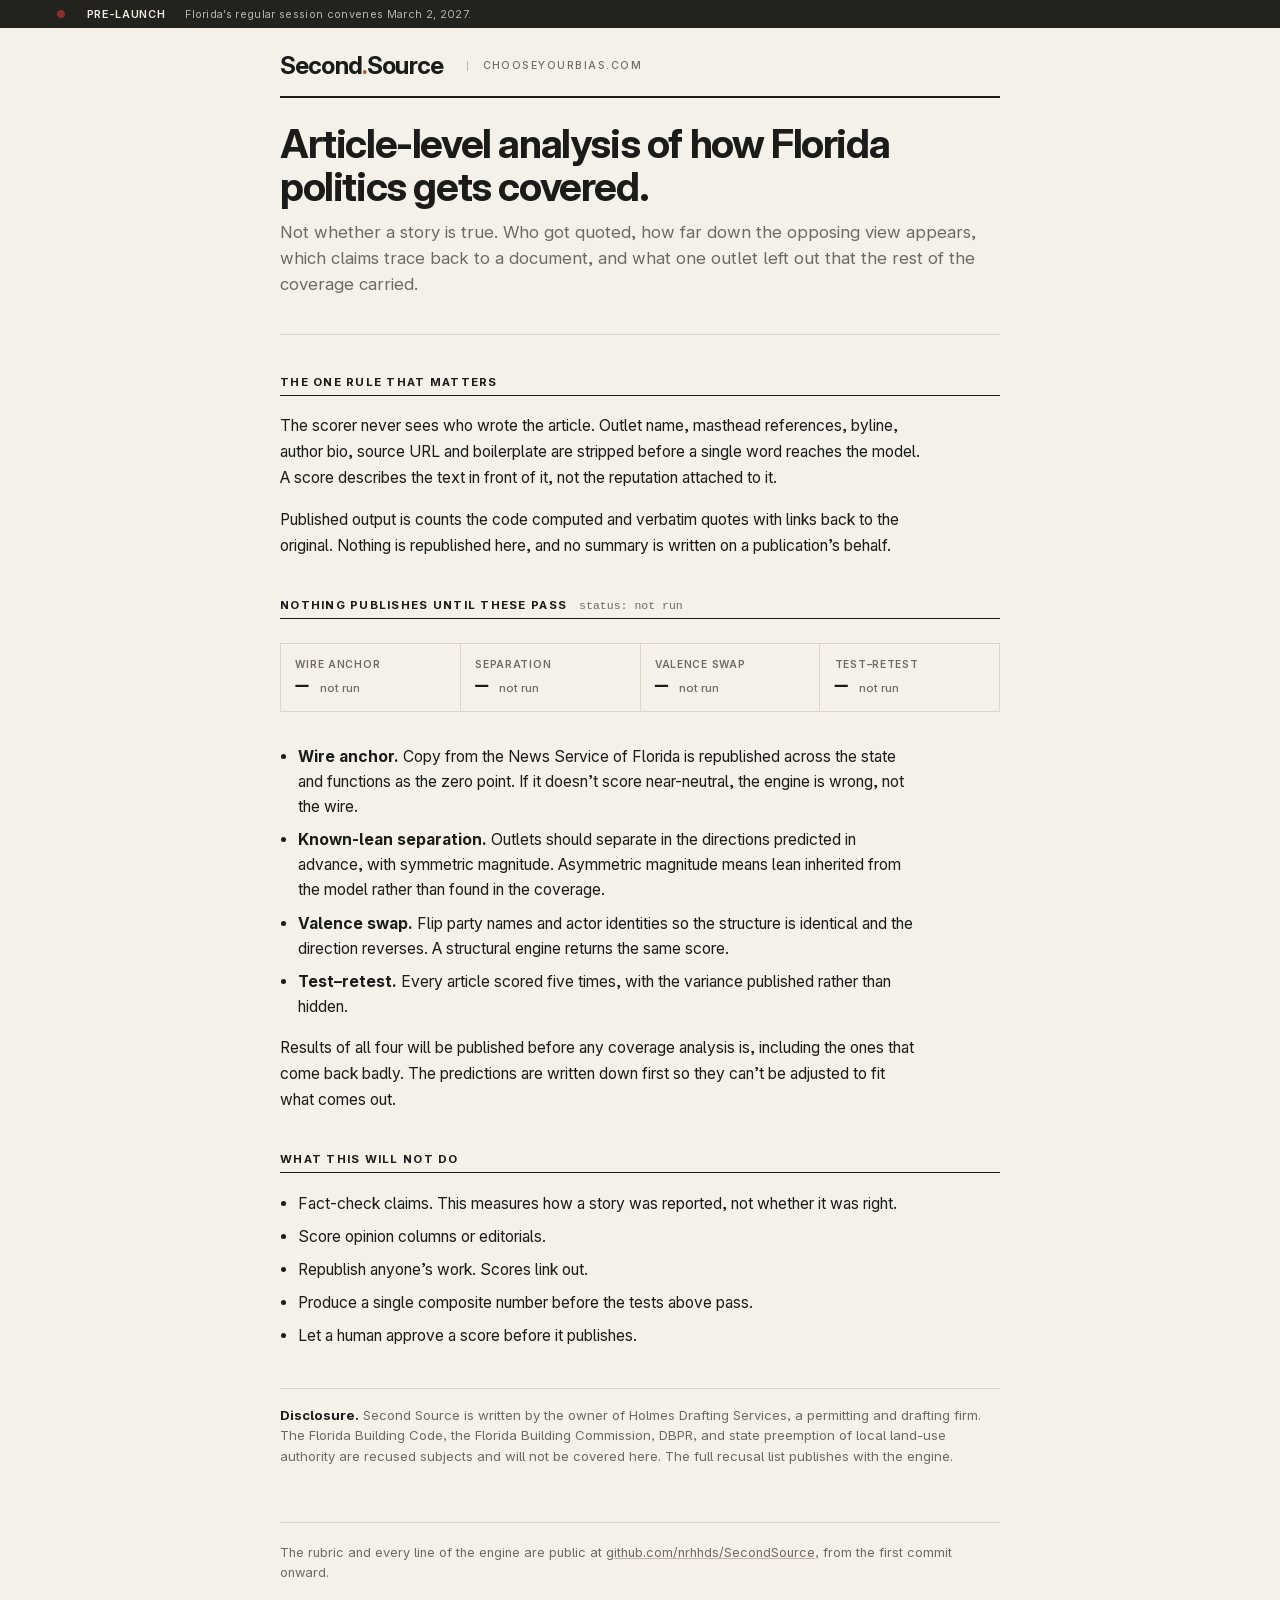
<file: public/index.html>
<!doctype html>
<html lang="en">
<head>
<meta charset="utf-8">
<meta name="viewport" content="width=device-width, initial-scale=1">
<title>Second Source</title>
<meta name="description" content="Article-level analysis of how Florida politics gets covered. Coverage is scored blind. Launching March 2, 2027.">
<meta property="og:title" content="Second Source">
<meta property="og:description" content="Article-level analysis of how Florida politics gets covered. Coverage is scored blind.">
<meta property="og:type" content="website">
<meta property="og:url" content="https://chooseyourbias.com/">
<link rel="stylesheet" href="style.css">
</head>
<body>

<div class="topbar">
  <div class="in">
    <span class="dot">●</span>
    <span>Pre-launch</span>
    <span class="fill quiet">Florida&rsquo;s regular session convenes March 2, 2027.</span>
  </div>
</div>

<div class="shell shell--narrow">

  <header class="masthead">
    <span class="wordmark">Second<span>.</span>Source</span>
    <span class="domain">chooseyourbias.com</span>
  </header>

  <div class="hero">
    <h1>Article-level analysis of how Florida politics gets covered.</h1>
    <p>Not whether a story is true. Who got quoted, how far down the opposing
      view appears, which claims trace back to a document, and what one outlet
      left out that the rest of the coverage carried.</p>
  </div>

  <div class="sec"><h2>The one rule that matters</h2></div>
  <div class="prose">
    <p>
      The scorer never sees who wrote the article. Outlet name, masthead
      references, byline, author bio, source URL and boilerplate are stripped
      before a single word reaches the model. A score describes the text in front
      of it, not the reputation attached to it.
    </p>
    <p>
      Published output is counts the code computed and verbatim quotes with links
      back to the original. Nothing is republished here, and no summary is written
      on a publication&rsquo;s behalf.
    </p>
  </div>

  <div class="sec"><h2>Nothing publishes until these pass</h2><span class="count">status: not run</span></div>

  <div class="statrow">
    <div><div class="k">Wire anchor</div><div class="v">&mdash; <small>not run</small></div></div>
    <div><div class="k">Separation</div><div class="v">&mdash; <small>not run</small></div></div>
    <div><div class="k">Valence swap</div><div class="v">&mdash; <small>not run</small></div></div>
    <div><div class="k">Test&ndash;retest</div><div class="v">&mdash; <small>not run</small></div></div>
  </div>

  <div class="prose">
    <ul>
      <li><strong>Wire anchor.</strong> Copy from the News Service of Florida is
        republished across the state and functions as the zero point. If it
        doesn&rsquo;t score near-neutral, the engine is wrong, not the wire.</li>
      <li><strong>Known-lean separation.</strong> Outlets should separate in the
        directions predicted in advance, with symmetric magnitude. Asymmetric
        magnitude means lean inherited from the model rather than found in the
        coverage.</li>
      <li><strong>Valence swap.</strong> Flip party names and actor identities so
        the structure is identical and the direction reverses. A structural engine
        returns the same score.</li>
      <li><strong>Test&ndash;retest.</strong> Every article scored five times, with
        the variance published rather than hidden.</li>
    </ul>
    <p>
      Results of all four will be published before any coverage analysis is,
      including the ones that come back badly. The predictions are written down
      first so they can&rsquo;t be adjusted to fit what comes out.
    </p>
  </div>

  <div class="sec"><h2>What this will not do</h2></div>
  <div class="prose">
    <ul>
      <li>Fact-check claims. This measures how a story was reported, not whether it was right.</li>
      <li>Score opinion columns or editorials.</li>
      <li>Republish anyone&rsquo;s work. Scores link out.</li>
      <li>Produce a single composite number before the tests above pass.</li>
      <li>Let a human approve a score before it publishes.</li>
    </ul>
  </div>

  <div class="disclosure">
    <b>Disclosure.</b> Second Source is written by the owner of Holmes Drafting
    Services, a permitting and drafting firm. The Florida Building Code, the
    Florida Building Commission, DBPR, and state preemption of local land-use
    authority are recused subjects and will not be covered here. The full recusal
    list publishes with the engine.
  </div>

  <footer class="foot">
    The rubric and every line of the engine are public at
    <a href="https://github.com/nrhhds/SecondSource">github.com/nrhhds/SecondSource</a>,
    from the first commit onward.
  </footer>

</div>
</body>
</html>
</file>
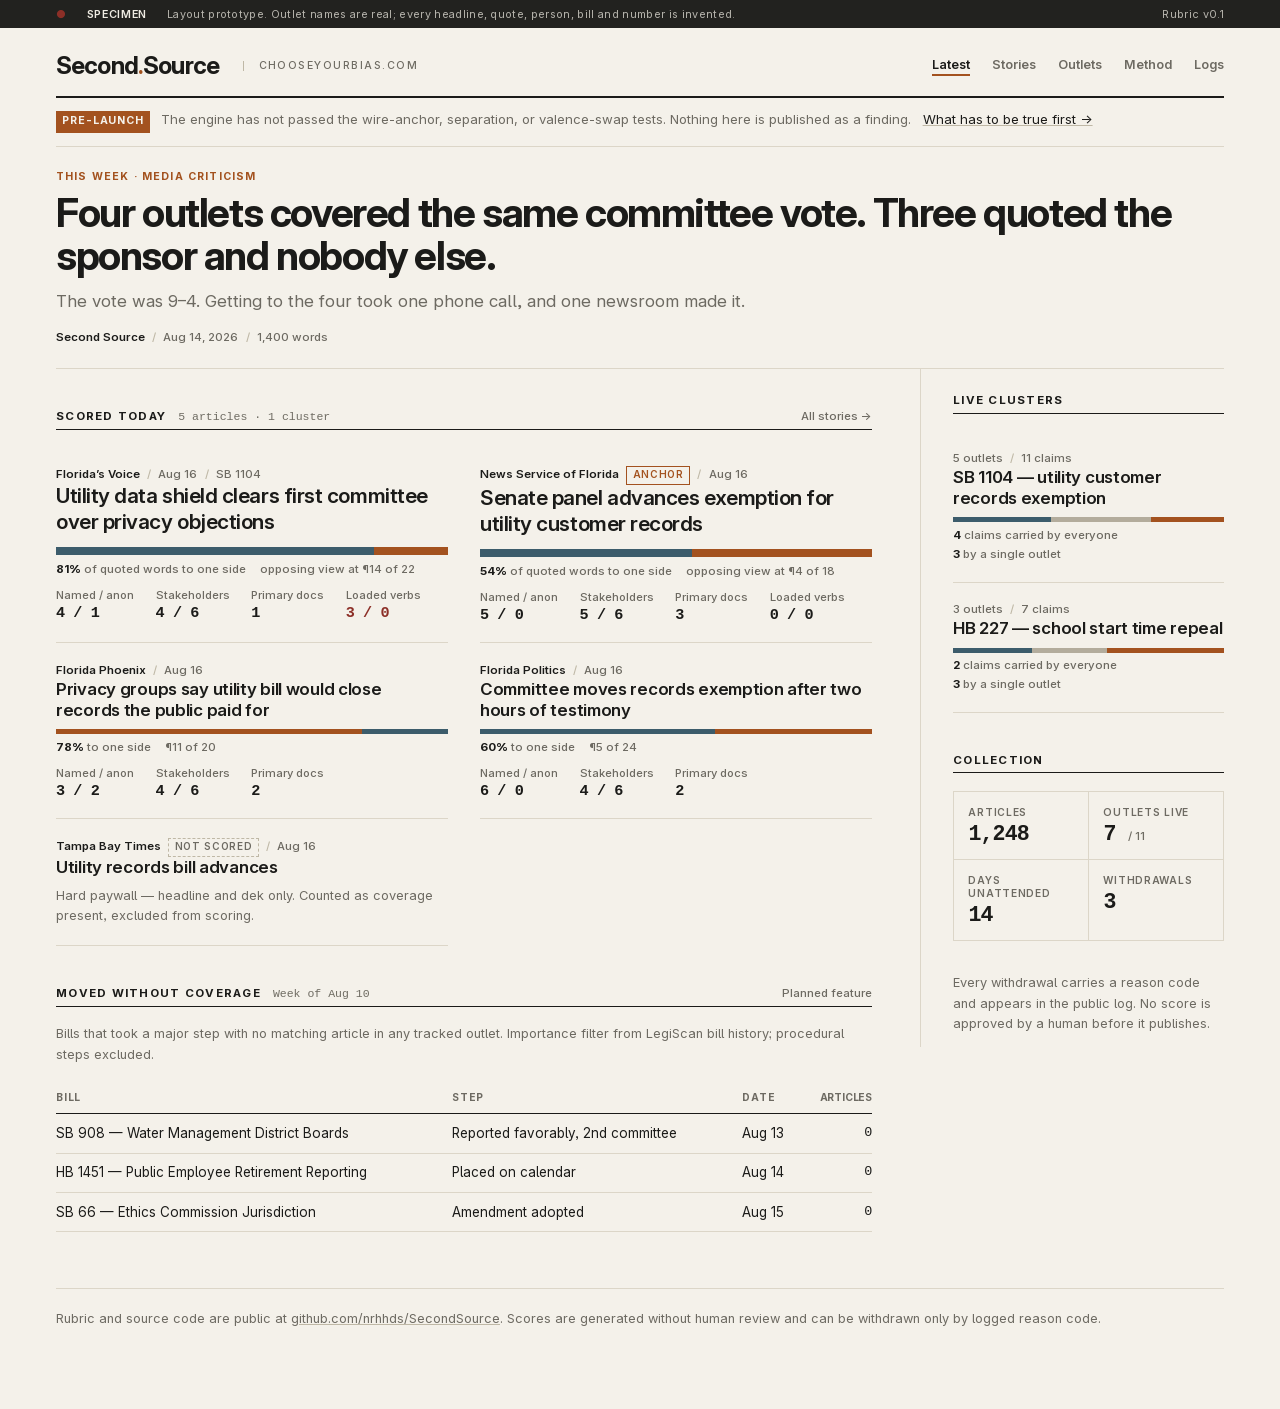
<file: public/proto/index.html>
<!doctype html>
<html lang="en">
<head>
<meta charset="utf-8">
<meta name="viewport" content="width=device-width, initial-scale=1">
<title>Second Source — prototype</title>
<meta name="robots" content="noindex">
<link rel="stylesheet" href="../style.css">
</head>
<body>

<div class="topbar">
  <div class="in">
    <span class="dot">●</span>
    <span>Specimen</span>
    <span class="fill quiet">Layout prototype. Outlet names are real; every headline, quote, person, bill and number is invented.</span>
    <span class="quiet">Rubric v0.1</span>
  </div>
</div>

<div class="shell">

  <header class="masthead">
    <a class="wordmark" href="index.html">Second<span>.</span>Source</a>
    <span class="domain">chooseyourbias.com</span>
    <nav>
      <a href="index.html" aria-current="page">Latest</a>
      <a href="story.html">Stories</a>
      <a href="outlet.html">Outlets</a>
      <a href="method.html">Method</a>
      <a href="logs.html">Logs</a>
    </nav>
  </header>

  <div class="status">
    <b>Pre-launch</b>
    <span>The engine has not passed the wire-anchor, separation, or valence-swap tests. Nothing here is published as a finding.</span>
    <a href="method.html">What has to be true first &rarr;</a>
  </div>

  <div class="hero">
    <span class="kicker">This week · Media criticism</span>
    <h1><a href="byline.html">Four outlets covered the same committee vote. Three quoted the sponsor and nobody else.</a></h1>
    <p>The vote was 9&ndash;4. Getting to the four took one phone call, and one newsroom made it.</p>
    <div class="meta"><span class="outlet">Second Source</span><span class="sep">/</span><span>Aug 14, 2026</span><span class="sep">/</span><span>1,400 words</span></div>
  </div>

  <div class="cols">

    <main>

      <div class="sec">
        <h2>Scored today</h2>
        <span class="count">5 articles · 1 cluster</span>
        <a class="more" href="story.html">All stories &rarr;</a>
      </div>

      <div class="cards">

        <article class="card card--lead">
          <div class="meta"><span class="outlet">Florida&rsquo;s Voice</span><span class="sep">/</span><span>Aug 16</span><span class="sep">/</span><span>SB 1104</span></div>
          <h3><a href="article.html">Utility data shield clears first committee over privacy objections</a></h3>
          <div class="mbar" role="img" aria-label="81 percent of quoted words to the bill's supporters">
            <i class="a" style="width:81%"></i><i class="b" style="width:19%"></i>
          </div>
          <div class="mstat"><span><b>81%</b> of quoted words to one side</span><span>opposing view at &para;14 of 22</span></div>
          <div class="readout">
            <span>Named / anon<b>4 / 1</b></span>
            <span>Stakeholders<b>4 / 6</b></span>
            <span>Primary docs<b>1</b></span>
            <span class="flagged">Loaded verbs<b>3 / 0</b></span>
          </div>
        </article>

        <article class="card card--lead">
          <div class="meta"><span class="outlet">News Service of Florida</span><span class="tag tag--anchor">Anchor</span><span class="sep">/</span><span>Aug 16</span></div>
          <h3><a href="article.html">Senate panel advances exemption for utility customer records</a></h3>
          <div class="mbar" role="img" aria-label="54 percent of quoted words to the bill's supporters">
            <i class="a" style="width:54%"></i><i class="b" style="width:46%"></i>
          </div>
          <div class="mstat"><span><b>54%</b> of quoted words to one side</span><span>opposing view at &para;4 of 18</span></div>
          <div class="readout">
            <span>Named / anon<b>5 / 0</b></span>
            <span>Stakeholders<b>5 / 6</b></span>
            <span>Primary docs<b>3</b></span>
            <span>Loaded verbs<b>0 / 0</b></span>
          </div>
        </article>

        <article class="card">
          <div class="meta"><span class="outlet">Florida Phoenix</span><span class="sep">/</span><span>Aug 16</span></div>
          <h3><a href="article.html">Privacy groups say utility bill would close records the public paid for</a></h3>
          <div class="mbar mbar--tiny"><i class="b" style="width:78%"></i><i class="a" style="width:22%"></i></div>
          <div class="mstat"><span><b>78%</b> to one side</span><span>&para;11 of 20</span></div>
          <div class="readout">
            <span>Named / anon<b>3 / 2</b></span>
            <span>Stakeholders<b>4 / 6</b></span>
            <span>Primary docs<b>2</b></span>
          </div>
        </article>

        <article class="card">
          <div class="meta"><span class="outlet">Florida Politics</span><span class="sep">/</span><span>Aug 16</span></div>
          <h3><a href="article.html">Committee moves records exemption after two hours of testimony</a></h3>
          <div class="mbar mbar--tiny"><i class="a" style="width:60%"></i><i class="b" style="width:40%"></i></div>
          <div class="mstat"><span><b>60%</b> to one side</span><span>&para;5 of 24</span></div>
          <div class="readout">
            <span>Named / anon<b>6 / 0</b></span>
            <span>Stakeholders<b>4 / 6</b></span>
            <span>Primary docs<b>2</b></span>
          </div>
        </article>

        <article class="card">
          <div class="meta"><span class="outlet">Tampa Bay Times</span><span class="tag tag--out">Not scored</span><span class="sep">/</span><span>Aug 16</span></div>
          <h3><a href="#">Utility records bill advances</a></h3>
          <p class="note" style="margin:0.5rem 0 0">Hard paywall &mdash; headline and dek only. Counted as coverage present, excluded from scoring.</p>
        </article>

      </div>

      <div class="sec">
        <h2>Moved without coverage</h2>
        <span class="count">Week of Aug 10</span>
        <span class="more">Planned feature</span>
      </div>
      <p class="note" style="margin:0 0 1rem">
        Bills that took a major step with no matching article in any tracked outlet.
        Importance filter from LegiScan bill history; procedural steps excluded.
      </p>
      <div class="scroll">
        <table>
          <thead><tr><th>Bill</th><th>Step</th><th>Date</th><th class="num">Articles</th></tr></thead>
          <tbody>
            <tr><td>SB 908 &mdash; Water Management District Boards</td><td>Reported favorably, 2nd committee</td><td>Aug 13</td><td class="num">0</td></tr>
            <tr><td>HB 1451 &mdash; Public Employee Retirement Reporting</td><td>Placed on calendar</td><td>Aug 14</td><td class="num">0</td></tr>
            <tr><td>SB 66 &mdash; Ethics Commission Jurisdiction</td><td>Amendment adopted</td><td>Aug 15</td><td class="num">0</td></tr>
          </tbody>
        </table>
      </div>

    </main>

    <aside class="rail">

      <div class="sec" style="margin-top:1.6rem"><h2>Live clusters</h2></div>

      <article class="card">
        <div class="meta"><span>5 outlets</span><span class="sep">/</span><span>11 claims</span></div>
        <h3><a href="story.html">SB 1104 &mdash; utility customer records exemption</a></h3>
        <div class="mbar mbar--tiny" role="img" aria-label="claim coverage spread">
          <i class="a" style="width:36%"></i><i class="n" style="width:37%"></i><i class="b" style="width:27%"></i>
        </div>
        <div class="mstat"><span><b>4</b> claims carried by everyone</span><span><b>3</b> by a single outlet</span></div>
      </article>

      <article class="card">
        <div class="meta"><span>3 outlets</span><span class="sep">/</span><span>7 claims</span></div>
        <h3><a href="story.html">HB 227 &mdash; school start time repeal</a></h3>
        <div class="mbar mbar--tiny">
          <i class="a" style="width:29%"></i><i class="n" style="width:28%"></i><i class="b" style="width:43%"></i>
        </div>
        <div class="mstat"><span><b>2</b> claims carried by everyone</span><span><b>3</b> by a single outlet</span></div>
      </article>

      <div class="sec"><h2>Collection</h2></div>
      <div class="statrow" style="grid-template-columns:1fr 1fr; margin-top:0">
        <div><div class="k">Articles</div><div class="v">1,248</div></div>
        <div><div class="k">Outlets live</div><div class="v">7 <small>/ 11</small></div></div>
        <div><div class="k">Days unattended</div><div class="v">14</div></div>
        <div><div class="k">Withdrawals</div><div class="v">3</div></div>
      </div>
      <p class="note">Every withdrawal carries a reason code and appears in the
        <a href="logs.html">public log</a>. No score is approved by a human before it publishes.</p>

    </aside>

  </div>

  <footer class="foot">
    Rubric and source code are public at <a href="https://github.com/nrhhds/SecondSource">github.com/nrhhds/SecondSource</a>.
    Scores are generated without human review and can be withdrawn only by logged reason code.
  </footer>

</div>
</body>
</html>
</file>
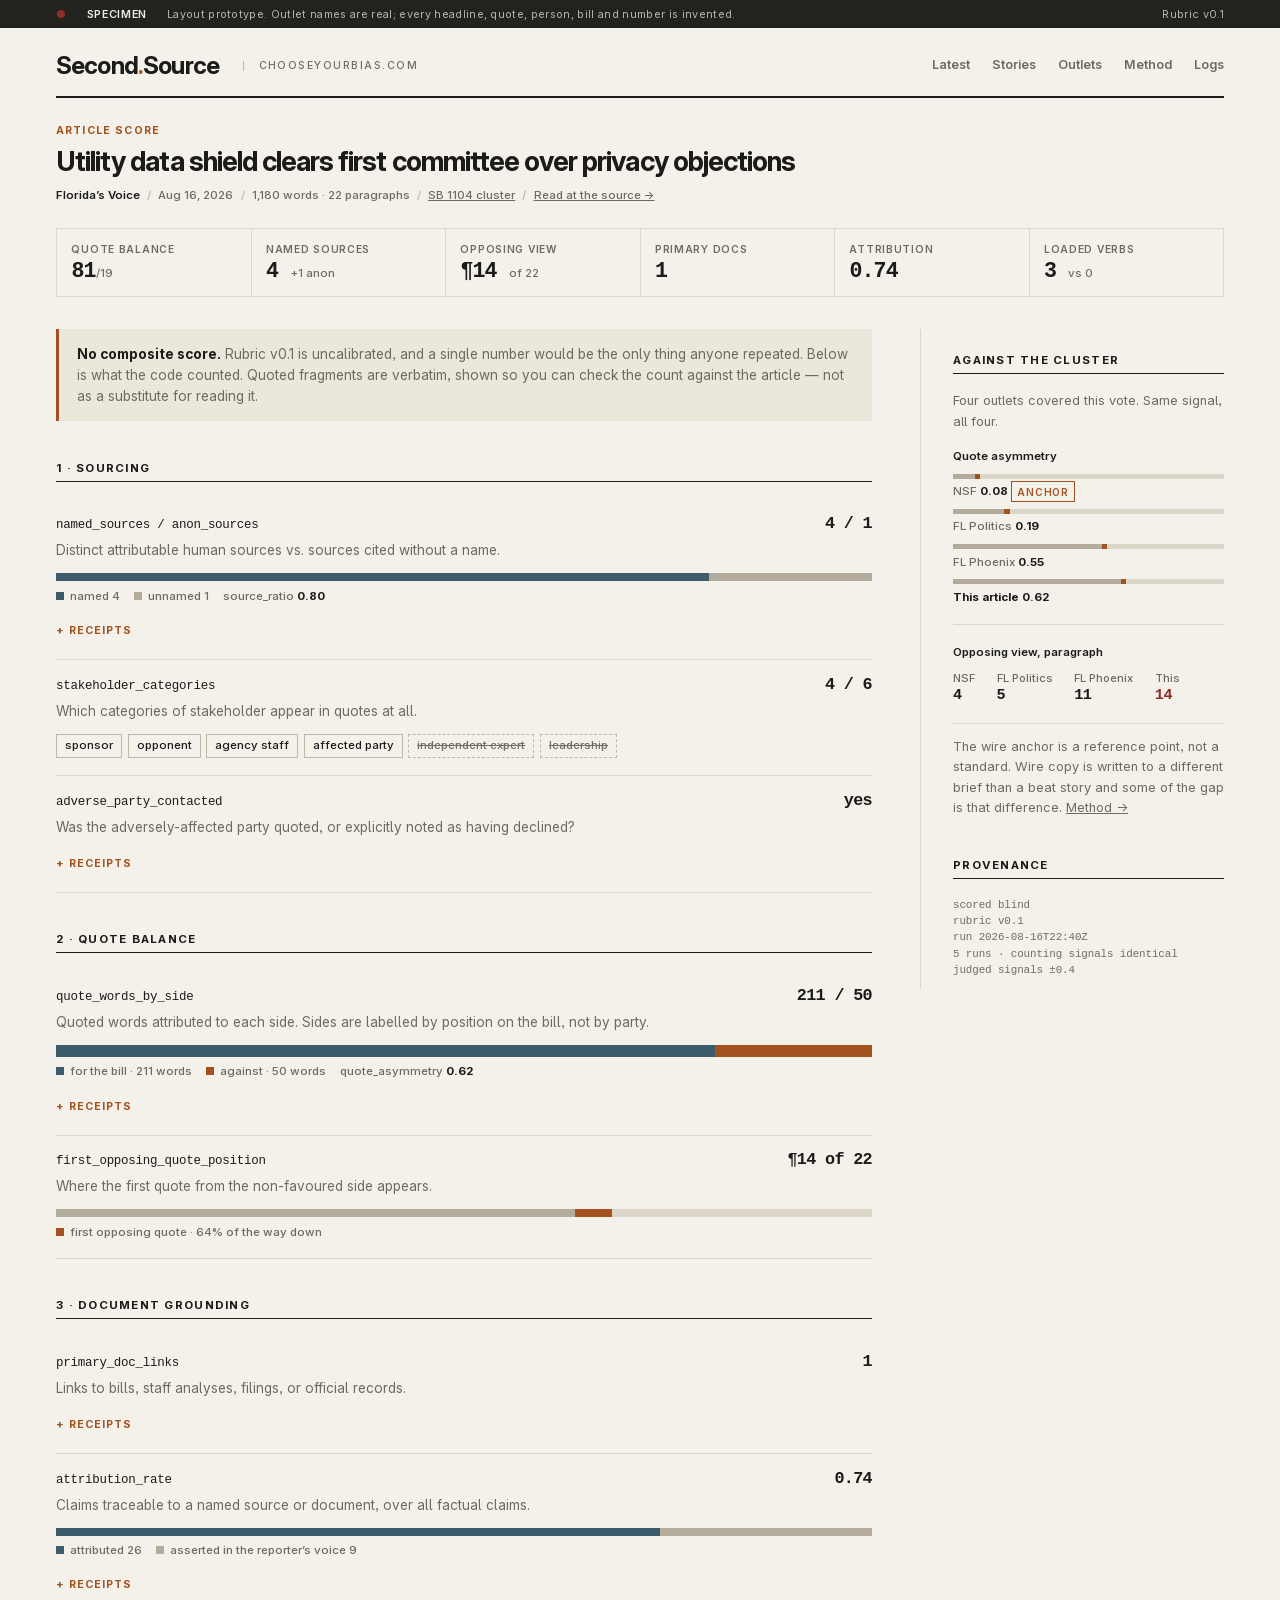
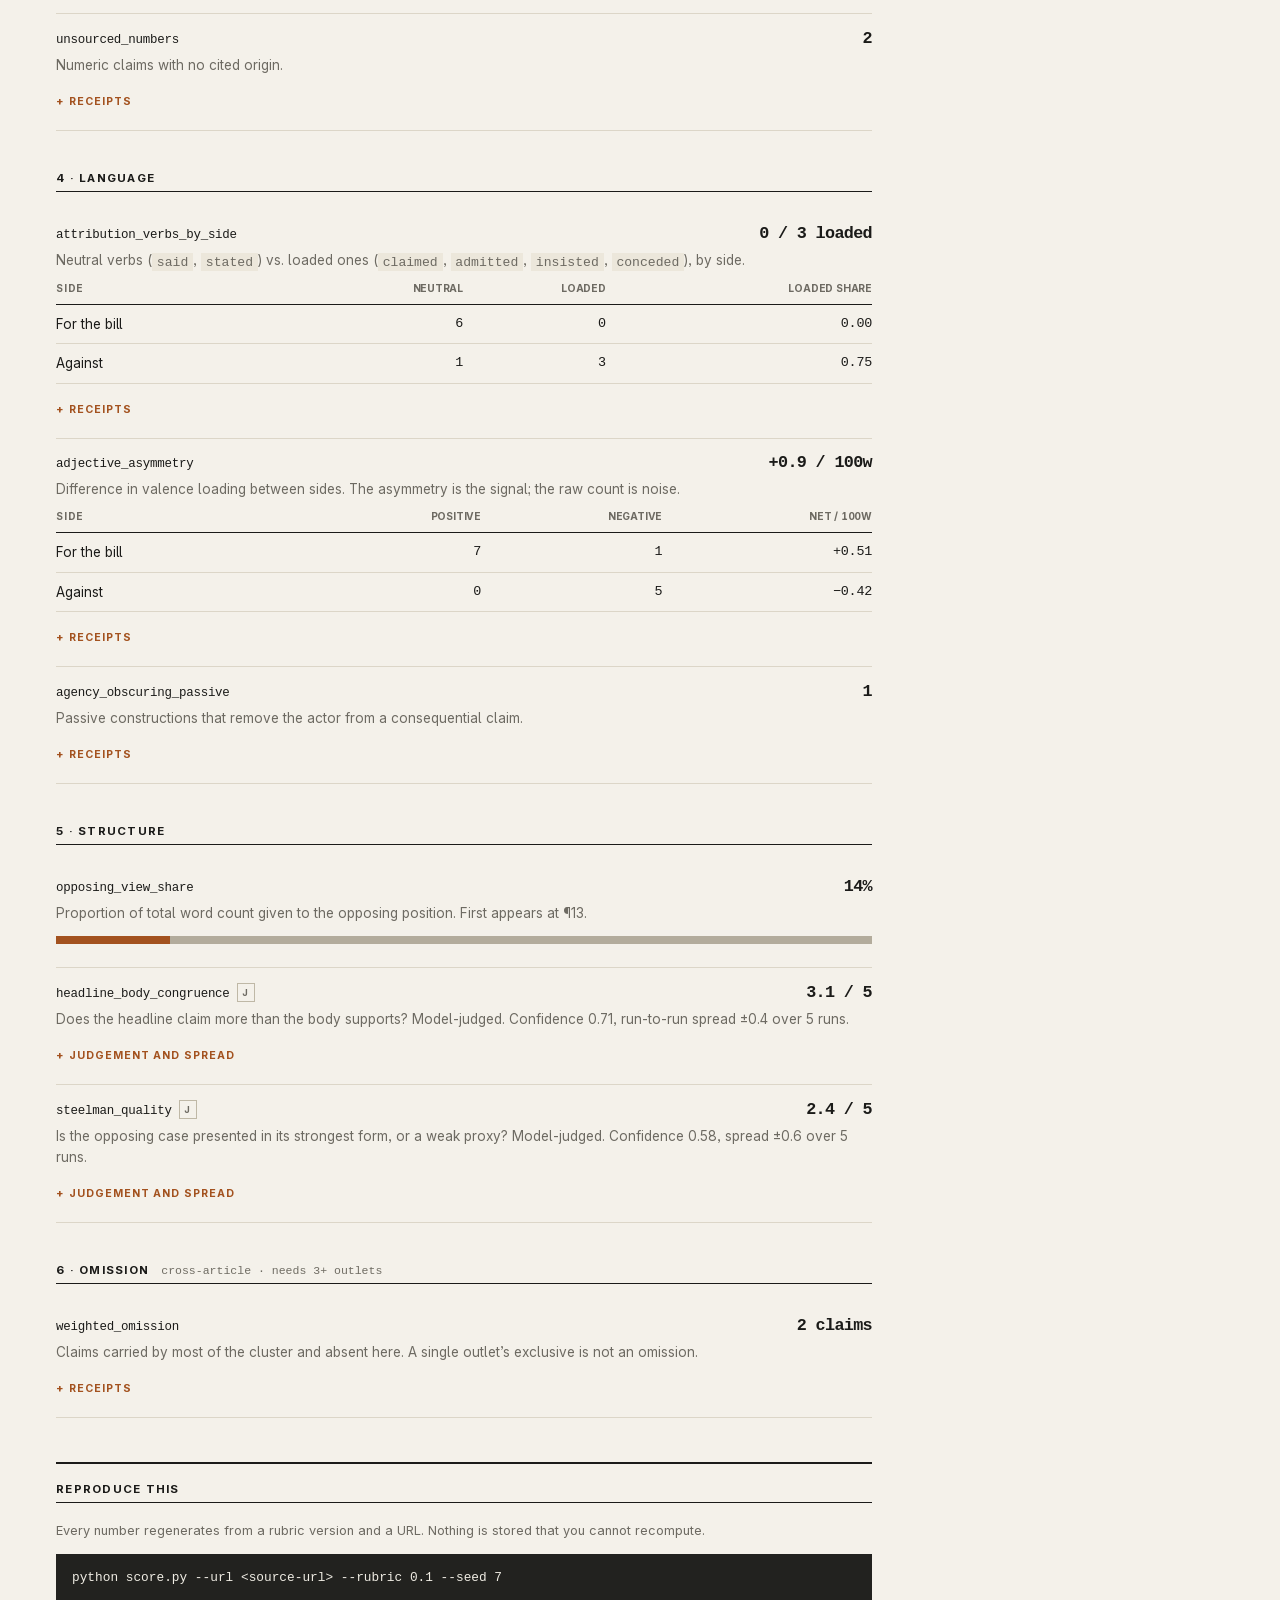
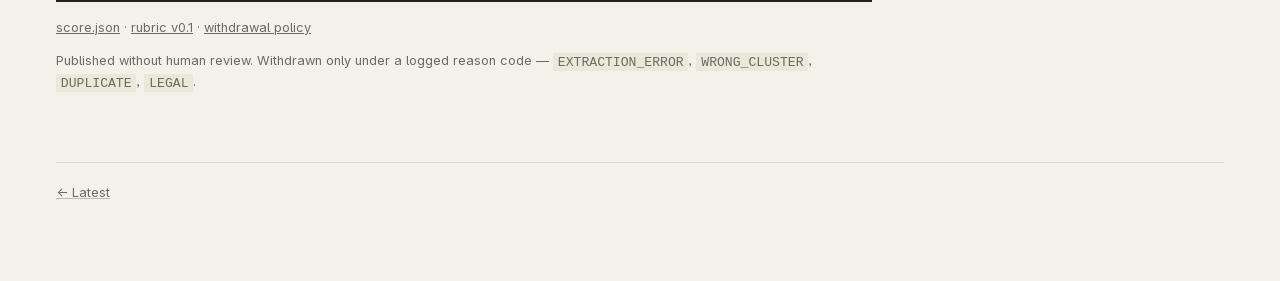
<file: public/proto/article.html>
<!doctype html>
<html lang="en">
<head>
<meta charset="utf-8">
<meta name="viewport" content="width=device-width, initial-scale=1">
<title>Score — Utility data shield clears first committee — Second Source</title>
<meta name="robots" content="noindex">
<link rel="stylesheet" href="../style.css">
</head>
<body>

<div class="topbar">
  <div class="in">
    <span class="dot">●</span>
    <span>Specimen</span>
    <span class="fill quiet">Layout prototype. Outlet names are real; every headline, quote, person, bill and number is invented.</span>
    <span class="quiet">Rubric v0.1</span>
  </div>
</div>

<div class="shell">

  <header class="masthead">
    <a class="wordmark" href="index.html">Second<span>.</span>Source</a>
    <span class="domain">chooseyourbias.com</span>
    <nav>
      <a href="index.html">Latest</a>
      <a href="story.html">Stories</a>
      <a href="outlet.html">Outlets</a>
      <a href="method.html">Method</a>
      <a href="logs.html">Logs</a>
    </nav>
  </header>

  <span class="kicker" style="margin-top:1.8rem">Article score</span>
  <h1 class="page sm" style="margin-top:0.3rem">Utility data shield clears first committee over privacy objections</h1>
  <div class="meta">
    <a href="outlet.html" class="outlet">Florida&rsquo;s Voice</a><span class="sep">/</span>
    <span>Aug 16, 2026</span><span class="sep">/</span>
    <span>1,180 words · 22 paragraphs</span><span class="sep">/</span>
    <a href="story.html" style="text-decoration:underline">SB 1104 cluster</a><span class="sep">/</span>
    <a href="#" style="text-decoration:underline">Read at the source &rarr;</a>
  </div>

  <div class="statrow">
    <div><div class="k">Quote balance</div><div class="v">81<small>/19</small></div></div>
    <div><div class="k">Named sources</div><div class="v">4 <small>+1 anon</small></div></div>
    <div><div class="k">Opposing view</div><div class="v">&para;14 <small>of 22</small></div></div>
    <div><div class="k">Primary docs</div><div class="v">1</div></div>
    <div><div class="k">Attribution</div><div class="v">0.74</div></div>
    <div><div class="k">Loaded verbs</div><div class="v">3 <small>vs 0</small></div></div>
  </div>

  <div class="cols">
  <main>

    <div class="caveat">
      <strong>No composite score.</strong> Rubric v0.1 is uncalibrated, and a
      single number would be the only thing anyone repeated. Below is what the
      code counted. Quoted fragments are verbatim, shown so you can check the
      count against the article &mdash; not as a substitute for reading it.
    </div>

    <div class="sec"><h2>1 · Sourcing</h2></div>

    <div class="signal">
      <div class="signal-head"><span class="signal-name">named_sources / anon_sources</span><span class="signal-val">4 / 1</span></div>
      <p class="signal-desc">Distinct attributable human sources vs. sources cited without a name.</p>
      <div class="mbar"><i class="a" style="width:80%"></i><i class="n" style="width:20%"></i></div>
      <div class="mstat"><span class="sw a">named 4</span><span class="sw n">unnamed 1</span><span>source_ratio <b>0.80</b></span></div>
      <details class="receipts">
        <summary>Receipts</summary>
        <ul class="evidence">
          <li><span class="para">¶3</span> Sen. Marisol Vega, sponsor <span class="why">— named</span></li>
          <li><span class="para">¶7</span> Ellen Prather, Coastal Power Cooperative <span class="why">— named</span></li>
          <li><span class="para">¶9</span> staff analyst, Public Service Commission <span class="why">— named</span></li>
          <li><span class="para">¶14</span> Rep. Daniel Okonkwo, opponent <span class="why">— named</span></li>
          <li><span class="para">¶11</span> <mark>&ldquo;a person familiar with the negotiations&rdquo;</mark> <span class="why">— unnamed</span></li>
        </ul>
      </details>
    </div>

    <div class="signal">
      <div class="signal-head"><span class="signal-name">stakeholder_categories</span><span class="signal-val">4 / 6</span></div>
      <p class="signal-desc">Which categories of stakeholder appear in quotes at all.</p>
      <ul class="chips">
        <li>sponsor</li><li>opponent</li><li>agency staff</li><li>affected party</li>
        <li class="absent">independent expert</li><li class="absent">leadership</li>
      </ul>
    </div>

    <div class="signal">
      <div class="signal-head"><span class="signal-name">adverse_party_contacted</span><span class="signal-val">yes</span></div>
      <p class="signal-desc">Was the adversely-affected party quoted, or explicitly noted as having declined?</p>
      <details class="receipts">
        <summary>Receipts</summary>
        <ul class="evidence"><li><span class="para">¶14</span> Okonkwo quoted directly. No decline notice needed.</li></ul>
      </details>
    </div>

    <div class="sec"><h2>2 · Quote balance</h2></div>

    <div class="signal">
      <div class="signal-head"><span class="signal-name">quote_words_by_side</span><span class="signal-val">211 / 50</span></div>
      <p class="signal-desc">Quoted words attributed to each side. Sides are labelled by position on the bill, not by party.</p>
      <div class="mbar mbar--tall"><i class="a" style="width:80.8%"></i><i class="b" style="width:19.2%"></i></div>
      <div class="mstat"><span class="sw a">for the bill · 211 words</span><span class="sw b">against · 50 words</span><span>quote_asymmetry <b>0.62</b></span></div>
      <details class="receipts">
        <summary>Receipts</summary>
        <ul class="evidence">
          <li><span class="para">¶3</span> <mark>&ldquo;Nobody signed up to have their meter readings turned into a marketing list, and right now there is nothing stopping that.&rdquo;</mark> <span class="why">— Vega, 24 words, for</span></li>
          <li><span class="para">¶7</span> <mark>&ldquo;We get these requests weekly. They are not from journalists. They are from data brokers, and we have no legal ground to refuse them.&rdquo;</mark> <span class="why">— Prather, 28 words, for</span></li>
          <li><span class="para">¶14</span> <mark>&ldquo;Every exemption sounds narrow on the day it passes.&rdquo;</mark> <span class="why">— Okonkwo, 9 words, against</span></li>
        </ul>
        <p class="note">3 of 9 quotes shown. <a href="#" style="text-decoration:underline">Full quote ledger &rarr;</a></p>
      </details>
    </div>

    <div class="signal">
      <div class="signal-head"><span class="signal-name">first_opposing_quote_position</span><span class="signal-val">&para;14 of 22</span></div>
      <p class="signal-desc">Where the first quote from the non-favoured side appears.</p>
      <div class="mbar"><i class="n" style="width:63.6%"></i><i class="b" style="width:4.5%"></i></div>
      <div class="mstat"><span class="sw b">first opposing quote · 64% of the way down</span></div>
    </div>

    <div class="sec"><h2>3 · Document grounding</h2></div>

    <div class="signal">
      <div class="signal-head"><span class="signal-name">primary_doc_links</span><span class="signal-val">1</span></div>
      <p class="signal-desc">Links to bills, staff analyses, filings, or official records.</p>
      <details class="receipts">
        <summary>Receipts</summary>
        <ul class="evidence">
          <li><span class="para">¶2</span> bill text, flsenate.gov <span class="why">— linked</span></li>
          <li><span class="para">¶9</span> <mark>&ldquo;according to a legislative staff analysis&rdquo;</mark> <span class="why">— referenced, not linked</span></li>
        </ul>
      </details>
    </div>

    <div class="signal">
      <div class="signal-head"><span class="signal-name">attribution_rate</span><span class="signal-val">0.74</span></div>
      <p class="signal-desc">Claims traceable to a named source or document, over all factual claims.</p>
      <div class="mbar"><i class="a" style="width:74%"></i><i class="n" style="width:26%"></i></div>
      <div class="mstat"><span class="sw a">attributed 26</span><span class="sw n">asserted in the reporter&rsquo;s voice 9</span></div>
      <details class="receipts">
        <summary>Receipts</summary>
        <ul class="evidence">
          <li><span class="para">¶5</span> <mark>&ldquo;The practice has become widespread across the state&rsquo;s municipal utilities.&rdquo;</mark> <span class="why">— asserted, no source</span></li>
          <li><span class="para">¶18</span> <mark>&ldquo;Similar exemptions have worked well elsewhere.&rdquo;</mark> <span class="why">— asserted, no source</span></li>
        </ul>
      </details>
    </div>

    <div class="signal">
      <div class="signal-head"><span class="signal-name">unsourced_numbers</span><span class="signal-val">2</span></div>
      <p class="signal-desc">Numeric claims with no cited origin.</p>
      <details class="receipts">
        <summary>Receipts</summary>
        <ul class="evidence">
          <li><span class="para">¶5</span> <mark>&ldquo;thousands of requests a year&rdquo;</mark></li>
          <li><span class="para">¶17</span> <mark>&ldquo;roughly 40 percent of utilities&rdquo;</mark></li>
        </ul>
      </details>
    </div>

    <div class="sec"><h2>4 · Language</h2></div>

    <div class="signal">
      <div class="signal-head"><span class="signal-name">attribution_verbs_by_side</span><span class="signal-val">0 / 3 loaded</span></div>
      <p class="signal-desc">Neutral verbs (<code>said</code>, <code>stated</code>) vs. loaded ones (<code>claimed</code>, <code>admitted</code>, <code>insisted</code>, <code>conceded</code>), by side.</p>
      <div class="scroll">
        <table>
          <thead><tr><th>Side</th><th class="num">Neutral</th><th class="num">Loaded</th><th class="num">Loaded share</th></tr></thead>
          <tbody>
            <tr><td>For the bill</td><td class="num">6</td><td class="num">0</td><td class="num">0.00</td></tr>
            <tr><td>Against</td><td class="num">1</td><td class="num">3</td><td class="num">0.75</td></tr>
          </tbody>
        </table>
      </div>
      <details class="receipts">
        <summary>Receipts</summary>
        <ul class="evidence">
          <li><span class="para">¶14</span> Okonkwo <mark>insisted</mark> the exemption was broader than described</li>
          <li><span class="para">¶16</span> opponents <mark>claimed</mark> the bill would shield rate data</li>
          <li><span class="para">¶19</span> he <mark>conceded</mark> the sponsor had narrowed it once already</li>
          <li><span class="para">¶3</span> Vega <mark>said</mark> <span class="why">— neutral</span></li>
        </ul>
      </details>
    </div>

    <div class="signal">
      <div class="signal-head"><span class="signal-name">adjective_asymmetry</span><span class="signal-val">+0.9 / 100w</span></div>
      <p class="signal-desc">Difference in valence loading between sides. The asymmetry is the signal; the raw count is noise.</p>
      <div class="scroll">
        <table>
          <thead><tr><th>Side</th><th class="num">Positive</th><th class="num">Negative</th><th class="num">Net / 100w</th></tr></thead>
          <tbody>
            <tr><td>For the bill</td><td class="num">7</td><td class="num">1</td><td class="num">+0.51</td></tr>
            <tr><td>Against</td><td class="num">0</td><td class="num">5</td><td class="num">&minus;0.42</td></tr>
          </tbody>
        </table>
      </div>
      <details class="receipts">
        <summary>Receipts</summary>
        <ul class="evidence">
          <li><span class="para">¶4</span> a <mark>commonsense</mark> protection <span class="why">— positive, for</span></li>
          <li><span class="para">¶8</span> <mark>routine</mark> safeguards already in place <span class="why">— positive, for</span></li>
          <li><span class="para">¶15</span> a <mark>sweeping</mark> new secrecy provision <span class="why">— negative, against</span></li>
          <li><span class="para">¶16</span> <mark>vocal</mark> critics <span class="why">— negative, against</span></li>
        </ul>
      </details>
    </div>

    <div class="signal">
      <div class="signal-head"><span class="signal-name">agency_obscuring_passive</span><span class="signal-val">1</span></div>
      <p class="signal-desc">Passive constructions that remove the actor from a consequential claim.</p>
      <details class="receipts">
        <summary>Receipts</summary>
        <ul class="evidence">
          <li><span class="para">¶12</span> <mark>&ldquo;The amendment was withdrawn before the vote.&rdquo;</mark> <span class="why">— withdrawn by whom is not stated</span></li>
        </ul>
      </details>
    </div>

    <div class="sec"><h2>5 · Structure</h2></div>

    <div class="signal">
      <div class="signal-head"><span class="signal-name">opposing_view_share</span><span class="signal-val">14%</span></div>
      <p class="signal-desc">Proportion of total word count given to the opposing position. First appears at ¶13.</p>
      <div class="mbar"><i class="b" style="width:14%"></i><i class="n" style="width:86%"></i></div>
    </div>

    <div class="signal">
      <div class="signal-head"><span class="signal-name">headline_body_congruence <span class="judged">J</span></span><span class="signal-val">3.1 / 5</span></div>
      <p class="signal-desc">Does the headline claim more than the body supports? Model-judged. Confidence 0.71, run-to-run spread ±0.4 over 5 runs.</p>
      <details class="receipts">
        <summary>Judgement and spread</summary>
        <ul class="evidence">
          <li><span class="para">hed</span> <mark>&ldquo;over privacy objections&rdquo;</mark> <span class="why">— body supports objections, but attributes them to two named opponents rather than to organized privacy groups</span></li>
          <li><span class="para">runs</span> 3.0, 3.5, 3.0, 3.0, 3.0 <span class="why">— median 3.0, mean 3.1</span></li>
        </ul>
      </details>
    </div>

    <div class="signal">
      <div class="signal-head"><span class="signal-name">steelman_quality <span class="judged">J</span></span><span class="signal-val">2.4 / 5</span></div>
      <p class="signal-desc">Is the opposing case presented in its strongest form, or a weak proxy? Model-judged. Confidence 0.58, spread ±0.6 over 5 runs.</p>
      <details class="receipts">
        <summary>Judgement and spread</summary>
        <ul class="evidence">
          <li><span class="para">¶14–16</span> Opposition is rendered as a slippery-slope worry. The specific objection raised in committee — that the exemption text covers aggregate rate data, not just individual meter records — is not stated.</li>
          <li><span class="para">runs</span> 2.0, 2.5, 3.0, 2.0, 2.5 <span class="why">— median 2.5, mean 2.4</span></li>
        </ul>
      </details>
    </div>

    <div class="sec"><h2>6 · Omission</h2><span class="count">cross-article · needs 3+ outlets</span></div>

    <div class="signal">
      <div class="signal-head"><span class="signal-name">weighted_omission</span><span class="signal-val">2 claims</span></div>
      <p class="signal-desc">Claims carried by most of the cluster and absent here. A single outlet&rsquo;s exclusive is not an omission.</p>
      <details class="receipts">
        <summary>Receipts</summary>
        <ul class="evidence">
          <li><span class="para">4 / 5</span> The bill&rsquo;s effective date was moved up by amendment.</li>
          <li><span class="para">3 / 5</span> The sponsor filed a materially similar bill in 2025 that died in committee.</li>
        </ul>
        <p class="note"><a href="story.html" style="text-decoration:underline">Full cluster matrix &rarr;</a></p>
      </details>
    </div>

    <div class="repro">
      <div class="sec" style="margin-top:0"><h2>Reproduce this</h2></div>
      <p class="note" style="margin-bottom:0.8rem">Every number regenerates from a rubric version and a URL. Nothing is stored that you cannot recompute.</p>
      <pre>python score.py --url &lt;source-url&gt; --rubric 0.1 --seed 7</pre>
      <p class="note">
        <a href="#" style="text-decoration:underline">score.json</a> ·
        <a href="method.html" style="text-decoration:underline">rubric v0.1</a> ·
        <a href="logs.html" style="text-decoration:underline">withdrawal policy</a>
      </p>
      <p class="note">
        Published without human review. Withdrawn only under a logged reason code &mdash;
        <code>EXTRACTION_ERROR</code>, <code>WRONG_CLUSTER</code>, <code>DUPLICATE</code>, <code>LEGAL</code>.
      </p>
    </div>

  </main>

  <aside class="rail">
    <div class="sec" style="margin-top:1.6rem"><h2>Against the cluster</h2></div>
    <p class="note" style="margin-bottom:1rem">Four outlets covered this vote. Same signal, all four.</p>

    <div class="card" style="padding-top:0">
      <div class="meta"><span class="outlet">Quote asymmetry</span></div>
      <div class="mbar mbar--tiny" style="margin-top:0.5rem"><i class="n" style="width:8%"></i><i class="b" style="width:2%"></i></div>
      <div class="mstat"><span>NSF <b>0.08</b> <span class="tag tag--anchor">anchor</span></span></div>
      <div class="mbar mbar--tiny"><i class="n" style="width:19%"></i><i class="b" style="width:2%"></i></div>
      <div class="mstat"><span>FL Politics <b>0.19</b></span></div>
      <div class="mbar mbar--tiny"><i class="n" style="width:55%"></i><i class="b" style="width:2%"></i></div>
      <div class="mstat"><span>FL Phoenix <b>0.55</b></span></div>
      <div class="mbar mbar--tiny"><i class="n" style="width:62%"></i><i class="b" style="width:2%"></i></div>
      <div class="mstat"><span><b>This article 0.62</b></span></div>
    </div>

    <div class="card">
      <div class="meta"><span class="outlet">Opposing view, paragraph</span></div>
      <div class="readout" style="margin-top:0.6rem">
        <span>NSF<b>4</b></span><span>FL Politics<b>5</b></span>
        <span>FL Phoenix<b>11</b></span><span class="flagged">This<b>14</b></span>
      </div>
    </div>

    <p class="note">
      The wire anchor is a reference point, not a standard. Wire copy is written
      to a different brief than a beat story and some of the gap is that
      difference. <a href="method.html" style="text-decoration:underline">Method &rarr;</a>
    </p>

    <div class="sec"><h2>Provenance</h2></div>
    <p class="stamp">
      scored blind<br>
      rubric v0.1<br>
      run 2026-08-16T22:40Z<br>
      5 runs · counting signals identical<br>
      judged signals ±0.4
    </p>
  </aside>

  </div>

  <footer class="foot"><a href="index.html">&larr; Latest</a></footer>

</div>
</body>
</html>
</file>
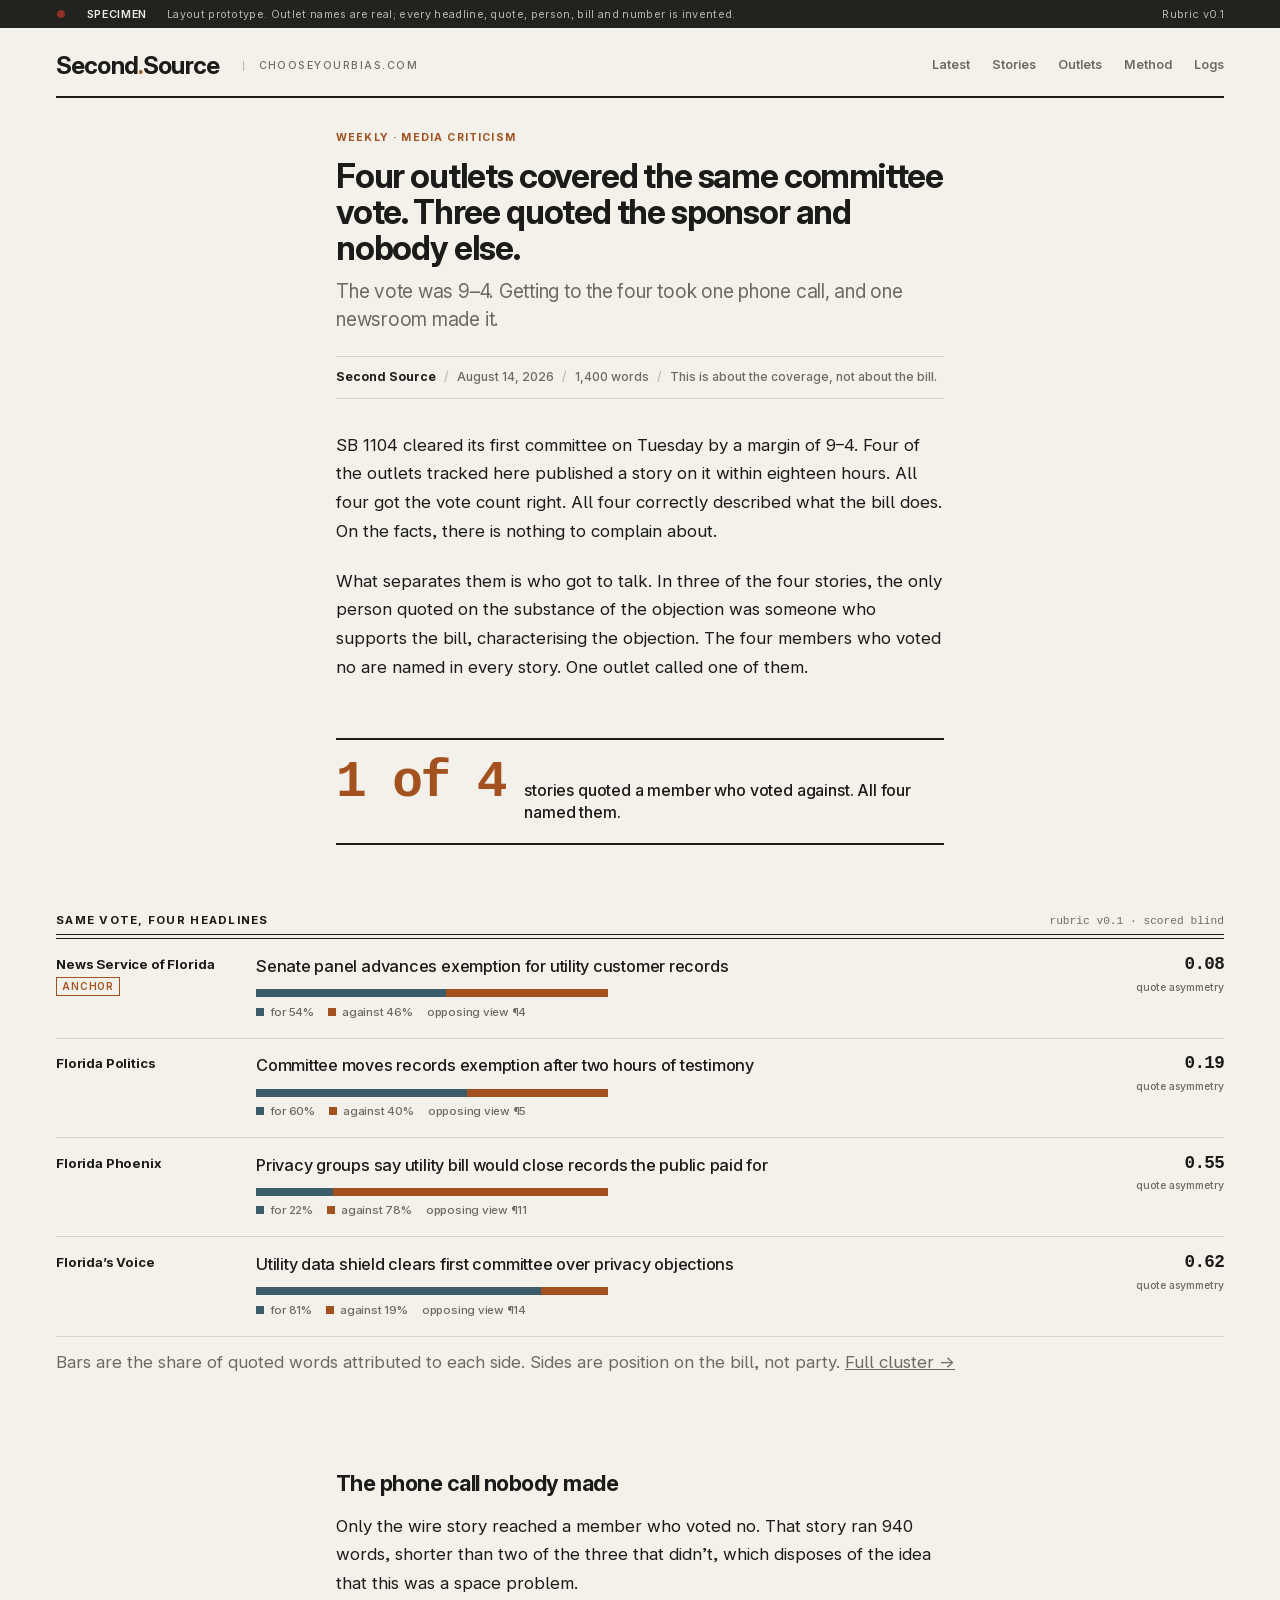
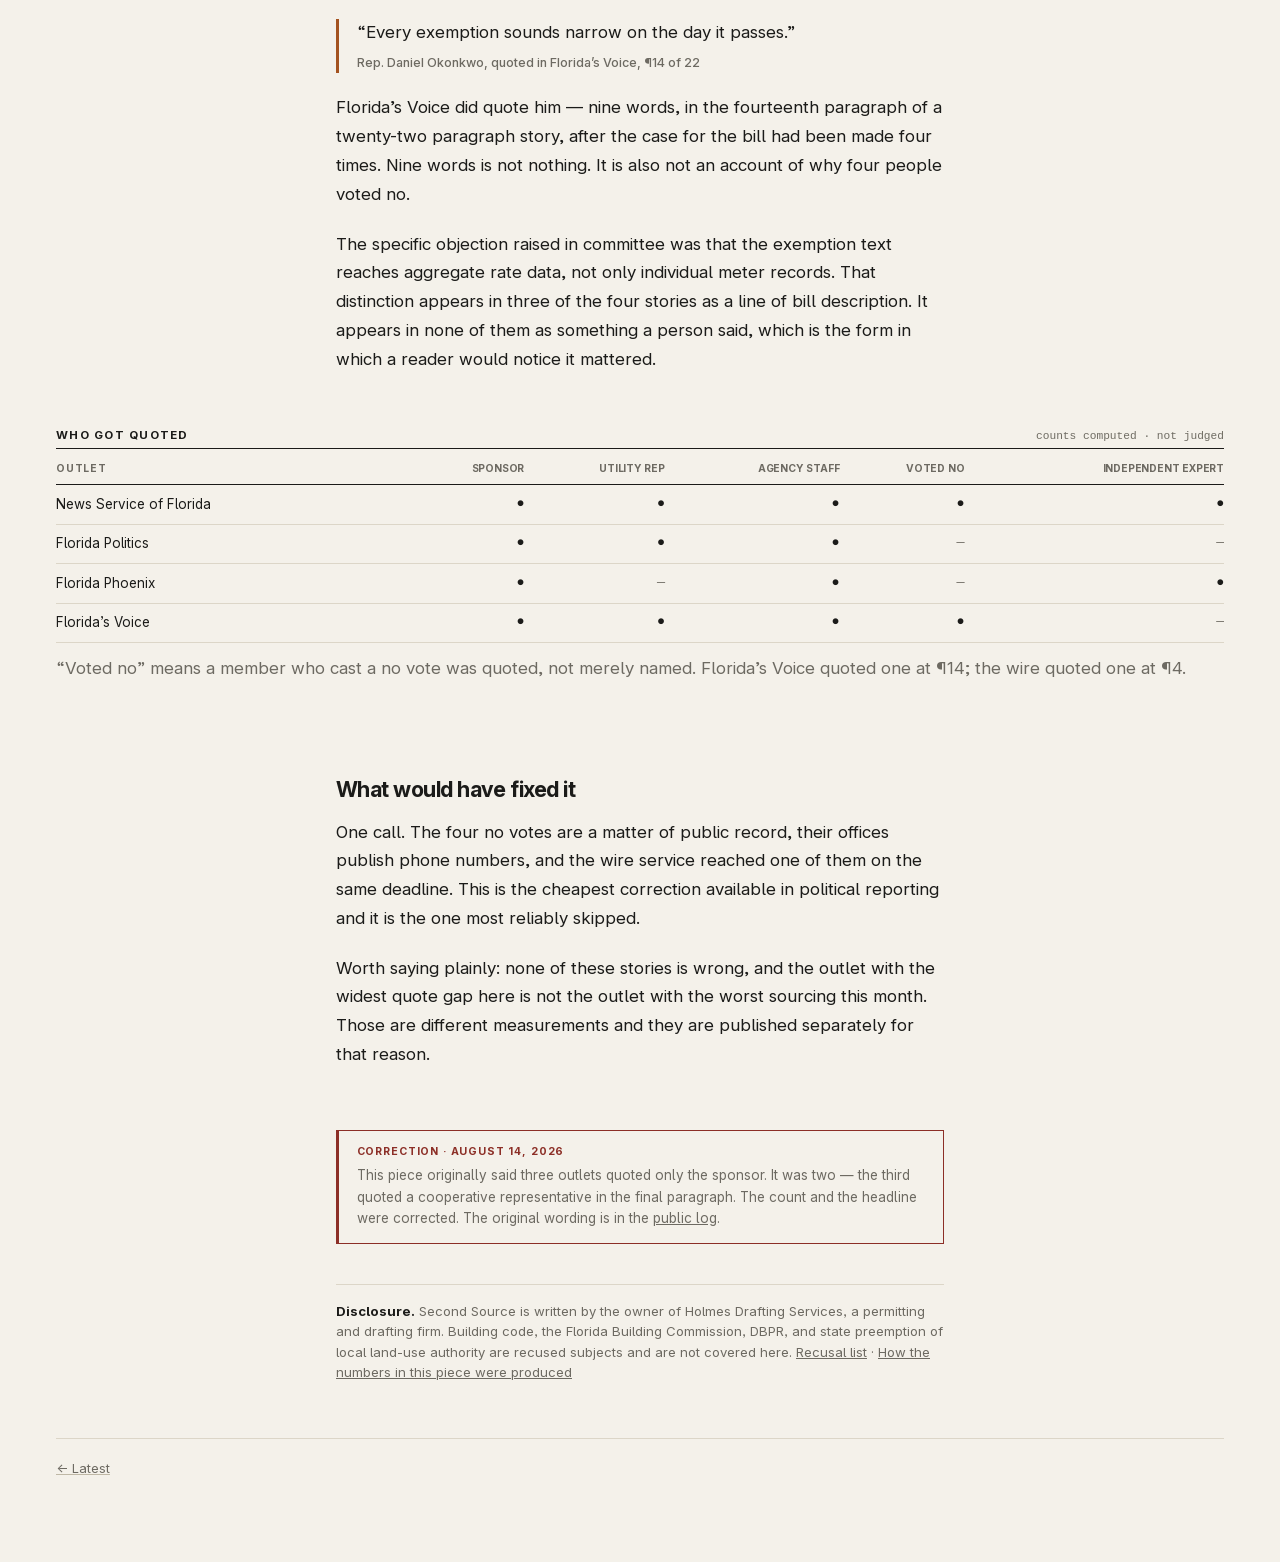
<file: public/proto/byline.html>
<!doctype html>
<html lang="en">
<head>
<meta charset="utf-8">
<meta name="viewport" content="width=device-width, initial-scale=1">
<title>Three of four quoted the sponsor and nobody else — Second Source</title>
<meta name="robots" content="noindex">
<link rel="stylesheet" href="../style.css">
</head>
<body>

<div class="topbar">
  <div class="in">
    <span class="dot">●</span>
    <span>Specimen</span>
    <span class="fill quiet">Layout prototype. Outlet names are real; every headline, quote, person, bill and number is invented.</span>
    <span class="quiet">Rubric v0.1</span>
  </div>
</div>

<div class="shell">

  <header class="masthead">
    <a class="wordmark" href="index.html">Second<span>.</span>Source</a>
    <span class="domain">chooseyourbias.com</span>
    <nav>
      <a href="index.html">Latest</a>
      <a href="story.html">Stories</a>
      <a href="outlet.html">Outlets</a>
      <a href="method.html">Method</a>
      <a href="logs.html">Logs</a>
    </nav>
  </header>

  <article class="piece" style="margin-top:2.2rem">

    <span class="kicker">Weekly · Media criticism</span>
    <h1 class="page" style="margin-top:0.3rem">Four outlets covered the same committee vote. Three quoted the sponsor and nobody else.</h1>
    <p class="dek">The vote was 9&ndash;4. Getting to the four took one phone call, and one newsroom made it.</p>

    <div class="byline">
      <b>Second Source</b><span class="sep">/</span>
      <span>August 14, 2026</span><span class="sep">/</span>
      <span>1,400 words</span><span class="sep">/</span>
      <span>This is about the coverage, not about the bill.</span>
    </div>

    <p>
      SB 1104 cleared its first committee on Tuesday by a margin of 9&ndash;4. Four
      of the outlets tracked here published a story on it within eighteen hours.
      All four got the vote count right. All four correctly described what the bill
      does. On the facts, there is nothing to complain about.
    </p>

    <p>
      What separates them is who got to talk. In three of the four stories, the
      only person quoted on the substance of the objection was someone who
      supports the bill, characterising the objection. The four members who voted
      no are named in every story. One outlet called one of them.
    </p>

    <div class="pull">
      <span class="n">1&nbsp;of&nbsp;4</span>
      <span class="t">stories quoted a member who voted against. All four named them.</span>
    </div>

    <div class="figure breakout">
      <div class="cap">
        <h3>Same vote, four headlines</h3>
        <span class="src">rubric v0.1 · scored blind</span>
      </div>
      <div class="compare">
        <div class="crow">
          <div class="who"><b>News Service of Florida</b><span class="tag tag--anchor">Anchor</span></div>
          <div class="hed"><a href="article.html">Senate panel advances exemption for utility customer records</a>
            <span class="sub">
              <span class="mbar" style="max-width:22rem"><i class="a" style="width:54%"></i><i class="b" style="width:46%"></i></span>
              <span class="mstat"><span class="sw a">for 54%</span><span class="sw b">against 46%</span><span>opposing view &para;4</span></span>
            </span>
          </div>
          <div class="fig"><b>0.08</b><span>quote asymmetry</span></div>
        </div>
        <div class="crow">
          <div class="who"><b>Florida Politics</b></div>
          <div class="hed"><a href="article.html">Committee moves records exemption after two hours of testimony</a>
            <span class="sub">
              <span class="mbar" style="max-width:22rem"><i class="a" style="width:60%"></i><i class="b" style="width:40%"></i></span>
              <span class="mstat"><span class="sw a">for 60%</span><span class="sw b">against 40%</span><span>opposing view &para;5</span></span>
            </span>
          </div>
          <div class="fig"><b>0.19</b><span>quote asymmetry</span></div>
        </div>
        <div class="crow">
          <div class="who"><b>Florida Phoenix</b></div>
          <div class="hed"><a href="article.html">Privacy groups say utility bill would close records the public paid for</a>
            <span class="sub">
              <span class="mbar" style="max-width:22rem"><i class="a" style="width:22%"></i><i class="b" style="width:78%"></i></span>
              <span class="mstat"><span class="sw a">for 22%</span><span class="sw b">against 78%</span><span>opposing view &para;11</span></span>
            </span>
          </div>
          <div class="fig"><b>0.55</b><span>quote asymmetry</span></div>
        </div>
        <div class="crow">
          <div class="who"><b>Florida&rsquo;s Voice</b></div>
          <div class="hed"><a href="article.html">Utility data shield clears first committee over privacy objections</a>
            <span class="sub">
              <span class="mbar" style="max-width:22rem"><i class="a" style="width:81%"></i><i class="b" style="width:19%"></i></span>
              <span class="mstat"><span class="sw a">for 81%</span><span class="sw b">against 19%</span><span>opposing view &para;14</span></span>
            </span>
          </div>
          <div class="fig"><b>0.62</b><span>quote asymmetry</span></div>
        </div>
      </div>
      <p class="note">
        Bars are the share of quoted words attributed to each side. Sides are
        position on the bill, not party. <a href="story.html" style="text-decoration:underline">Full cluster &rarr;</a>
      </p>
    </div>

    <h2>The phone call nobody made</h2>

    <p>
      Only the wire story reached a member who voted no. That story ran 940 words,
      shorter than two of the three that didn&rsquo;t, which disposes of the idea
      that this was a space problem.
    </p>

    <blockquote>
      &ldquo;Every exemption sounds narrow on the day it passes.&rdquo;
      <cite>Rep. Daniel Okonkwo, quoted in <a href="article.html">Florida&rsquo;s Voice</a>, &para;14 of 22</cite>
    </blockquote>

    <p>
      Florida&rsquo;s Voice did quote him &mdash; nine words, in the fourteenth
      paragraph of a twenty-two paragraph story, after the case for the bill had
      been made four times. Nine words is not nothing. It is also not an account of
      why four people voted no.
    </p>

    <p>
      The specific objection raised in committee was that the exemption text
      reaches aggregate rate data, not only individual meter records. That
      distinction appears in three of the four stories as a line of bill
      description. It appears in none of them as something a person said, which is
      the form in which a reader would notice it mattered.
    </p>

    <div class="figure breakout">
      <div class="cap">
        <h3>Who got quoted</h3>
        <span class="src">counts computed · not judged</span>
      </div>
      <div class="scroll">
        <table>
          <thead>
            <tr><th>Outlet</th><th class="num">Sponsor</th><th class="num">Utility rep</th><th class="num">Agency staff</th><th class="num">Voted no</th><th class="num">Independent expert</th></tr>
          </thead>
          <tbody>
            <tr><td>News Service of Florida</td><td class="num yes">●</td><td class="num yes">●</td><td class="num yes">●</td><td class="num yes">●</td><td class="num yes">●</td></tr>
            <tr><td>Florida Politics</td><td class="num yes">●</td><td class="num yes">●</td><td class="num yes">●</td><td class="num no">—</td><td class="num no">—</td></tr>
            <tr><td>Florida Phoenix</td><td class="num yes">●</td><td class="num no">—</td><td class="num yes">●</td><td class="num no">—</td><td class="num yes">●</td></tr>
            <tr><td>Florida&rsquo;s Voice</td><td class="num yes">●</td><td class="num yes">●</td><td class="num yes">●</td><td class="num yes">●</td><td class="num no">—</td></tr>
          </tbody>
        </table>
      </div>
      <p class="note">
        &ldquo;Voted no&rdquo; means a member who cast a no vote was quoted, not
        merely named. Florida&rsquo;s Voice quoted one at &para;14; the wire quoted
        one at &para;4.
      </p>
    </div>

    <h2>What would have fixed it</h2>

    <p>
      One call. The four no votes are a matter of public record, their offices
      publish phone numbers, and the wire service reached one of them on the same
      deadline. This is the cheapest correction available in political reporting
      and it is the one most reliably skipped.
    </p>

    <p>
      Worth saying plainly: none of these stories is wrong, and the outlet with the
      widest quote gap here is not the outlet with the worst sourcing this month.
      Those are different measurements and they are published separately for that
      reason.
    </p>

    <div class="correction">
      <b>Correction · August 14, 2026</b>
      This piece originally said three outlets quoted only the sponsor. It was two
      &mdash; the third quoted a cooperative representative in the final paragraph.
      The count and the headline were corrected. The original wording is in the
      <a href="logs.html" style="text-decoration:underline">public log</a>.
    </div>

    <div class="disclosure">
      <b>Disclosure.</b> Second Source is written by the owner of Holmes Drafting
      Services, a permitting and drafting firm. Building code, the Florida Building
      Commission, DBPR, and state preemption of local land-use authority are
      recused subjects and are not covered here.
      <a href="logs.html" style="text-decoration:underline">Recusal list</a> ·
      <a href="method.html" style="text-decoration:underline">How the numbers in this piece were produced</a>
    </div>

  </article>

  <footer class="foot"><a href="index.html">&larr; Latest</a></footer>

</div>
</body>
</html>
</file>
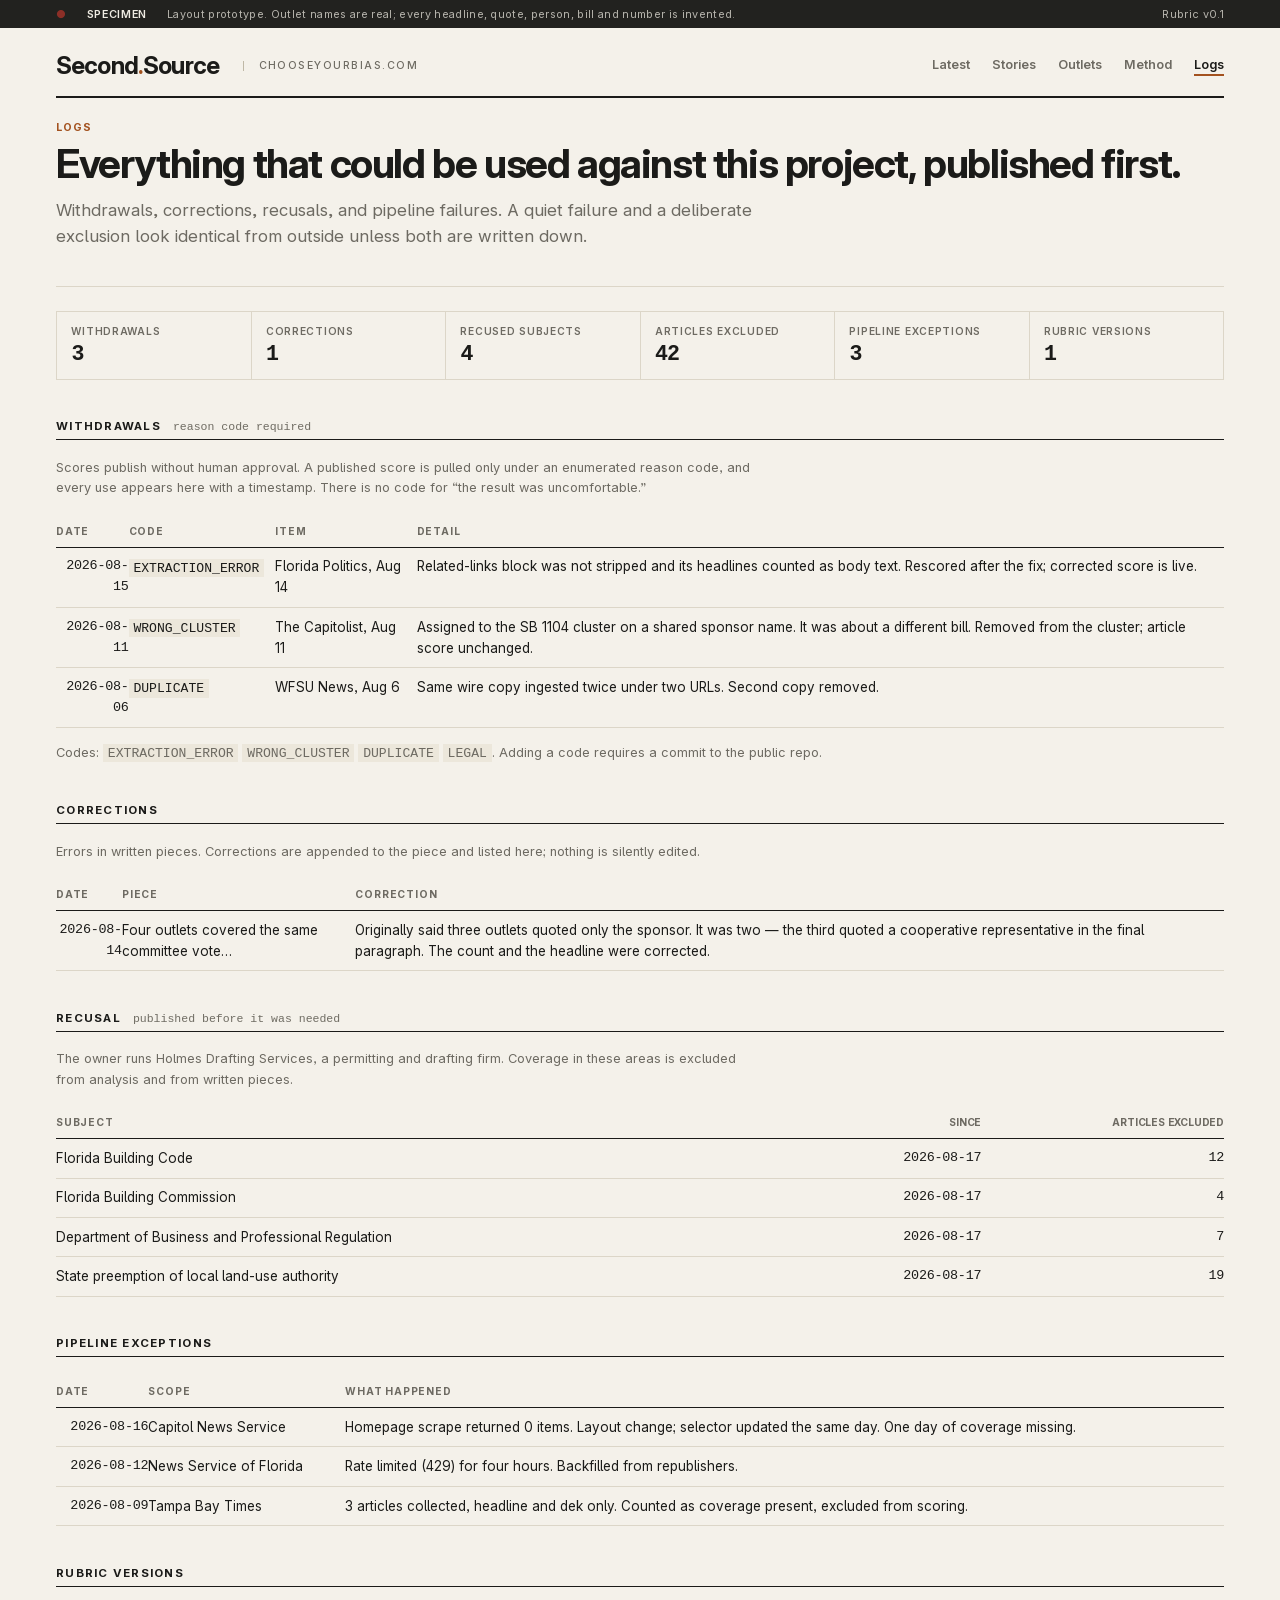
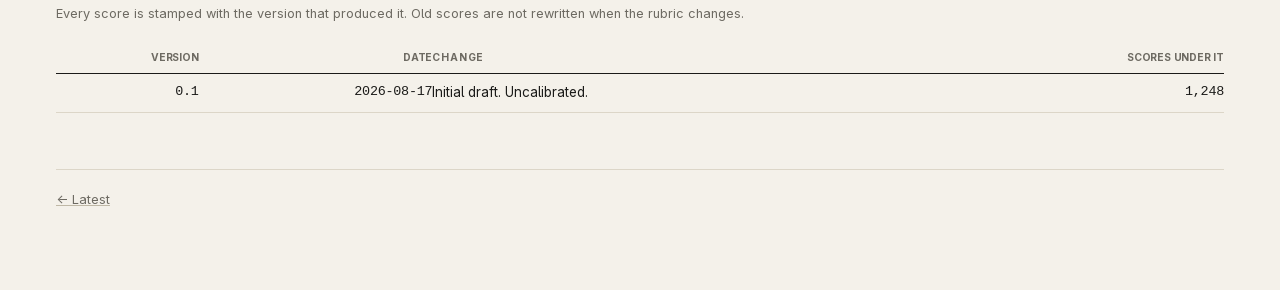
<file: public/proto/logs.html>
<!doctype html>
<html lang="en">
<head>
<meta charset="utf-8">
<meta name="viewport" content="width=device-width, initial-scale=1">
<title>Logs — Second Source</title>
<meta name="robots" content="noindex">
<link rel="stylesheet" href="../style.css">
</head>
<body>

<div class="topbar">
  <div class="in">
    <span class="dot">●</span>
    <span>Specimen</span>
    <span class="fill quiet">Layout prototype. Outlet names are real; every headline, quote, person, bill and number is invented.</span>
    <span class="quiet">Rubric v0.1</span>
  </div>
</div>

<div class="shell">

  <header class="masthead">
    <a class="wordmark" href="index.html">Second<span>.</span>Source</a>
    <span class="domain">chooseyourbias.com</span>
    <nav>
      <a href="index.html">Latest</a>
      <a href="story.html">Stories</a>
      <a href="outlet.html">Outlets</a>
      <a href="method.html">Method</a>
      <a href="logs.html" aria-current="page">Logs</a>
    </nav>
  </header>

  <div class="hero">
    <span class="kicker">Logs</span>
    <h1>Everything that could be used against this project, published first.</h1>
    <p>Withdrawals, corrections, recusals, and pipeline failures. A quiet failure
      and a deliberate exclusion look identical from outside unless both are
      written down.</p>
  </div>

  <div class="statrow">
    <div><div class="k">Withdrawals</div><div class="v">3</div></div>
    <div><div class="k">Corrections</div><div class="v">1</div></div>
    <div><div class="k">Recused subjects</div><div class="v">4</div></div>
    <div><div class="k">Articles excluded</div><div class="v">42</div></div>
    <div><div class="k">Pipeline exceptions</div><div class="v">3</div></div>
    <div><div class="k">Rubric versions</div><div class="v">1</div></div>
  </div>

  <div class="sec"><h2>Withdrawals</h2><span class="count">reason code required</span></div>
  <p class="note" style="margin-bottom:1rem;max-width:44rem">
    Scores publish without human approval. A published score is pulled only under
    an enumerated reason code, and every use appears here with a timestamp. There
    is no code for &ldquo;the result was uncomfortable.&rdquo;
  </p>
  <div class="scroll">
    <table>
      <thead><tr><th>Date</th><th>Code</th><th>Item</th><th style="min-width:20rem">Detail</th></tr></thead>
      <tbody>
        <tr>
          <td class="num">2026-08-15</td><td><code>EXTRACTION_ERROR</code></td><td>Florida Politics, Aug 14</td>
          <td>Related-links block was not stripped and its headlines counted as body text. Rescored after the fix; corrected score is live.</td>
        </tr>
        <tr>
          <td class="num">2026-08-11</td><td><code>WRONG_CLUSTER</code></td><td>The Capitolist, Aug 11</td>
          <td>Assigned to the SB 1104 cluster on a shared sponsor name. It was about a different bill. Removed from the cluster; article score unchanged.</td>
        </tr>
        <tr>
          <td class="num">2026-08-06</td><td><code>DUPLICATE</code></td><td>WFSU News, Aug 6</td>
          <td>Same wire copy ingested twice under two URLs. Second copy removed.</td>
        </tr>
      </tbody>
    </table>
  </div>
  <p class="note" style="margin-top:0.9rem">
    Codes: <code>EXTRACTION_ERROR</code> <code>WRONG_CLUSTER</code>
    <code>DUPLICATE</code> <code>LEGAL</code>. Adding a code requires a commit to
    the public repo.
  </p>

  <div class="sec"><h2>Corrections</h2></div>
  <p class="note" style="margin-bottom:1rem;max-width:44rem">
    Errors in written pieces. Corrections are appended to the piece and listed
    here; nothing is silently edited.
  </p>
  <div class="scroll">
    <table>
      <thead><tr><th>Date</th><th>Piece</th><th style="min-width:22rem">Correction</th></tr></thead>
      <tbody>
        <tr>
          <td class="num">2026-08-14</td>
          <td>Four outlets covered the same committee vote&hellip;</td>
          <td>Originally said three outlets quoted only the sponsor. It was two &mdash; the third quoted a cooperative representative in the final paragraph. The count and the headline were corrected.</td>
        </tr>
      </tbody>
    </table>
  </div>

  <div class="sec"><h2>Recusal</h2><span class="count">published before it was needed</span></div>
  <p class="note" style="margin-bottom:1rem;max-width:44rem">
    The owner runs Holmes Drafting Services, a permitting and drafting firm.
    Coverage in these areas is excluded from analysis and from written pieces.
  </p>
  <div class="scroll">
    <table>
      <thead><tr><th>Subject</th><th class="num">Since</th><th class="num">Articles excluded</th></tr></thead>
      <tbody>
        <tr><td>Florida Building Code</td><td class="num">2026-08-17</td><td class="num">12</td></tr>
        <tr><td>Florida Building Commission</td><td class="num">2026-08-17</td><td class="num">4</td></tr>
        <tr><td>Department of Business and Professional Regulation</td><td class="num">2026-08-17</td><td class="num">7</td></tr>
        <tr><td>State preemption of local land-use authority</td><td class="num">2026-08-17</td><td class="num">19</td></tr>
      </tbody>
    </table>
  </div>

  <div class="sec"><h2>Pipeline exceptions</h2></div>
  <div class="scroll">
    <table>
      <thead><tr><th>Date</th><th>Scope</th><th style="min-width:22rem">What happened</th></tr></thead>
      <tbody>
        <tr><td class="num">2026-08-16</td><td>Capitol News Service</td><td>Homepage scrape returned 0 items. Layout change; selector updated the same day. One day of coverage missing.</td></tr>
        <tr><td class="num">2026-08-12</td><td>News Service of Florida</td><td>Rate limited (429) for four hours. Backfilled from republishers.</td></tr>
        <tr><td class="num">2026-08-09</td><td>Tampa Bay Times</td><td>3 articles collected, headline and dek only. Counted as coverage present, excluded from scoring.</td></tr>
      </tbody>
    </table>
  </div>

  <div class="sec"><h2>Rubric versions</h2></div>
  <p class="note" style="margin-bottom:1rem;max-width:44rem">
    Every score is stamped with the version that produced it. Old scores are not
    rewritten when the rubric changes.
  </p>
  <div class="scroll">
    <table>
      <thead><tr><th class="num">Version</th><th class="num">Date</th><th>Change</th><th class="num">Scores under it</th></tr></thead>
      <tbody>
        <tr><td class="num">0.1</td><td class="num">2026-08-17</td><td>Initial draft. Uncalibrated.</td><td class="num">1,248</td></tr>
      </tbody>
    </table>
  </div>

  <footer class="foot"><a href="index.html">&larr; Latest</a></footer>

</div>
</body>
</html>
</file>
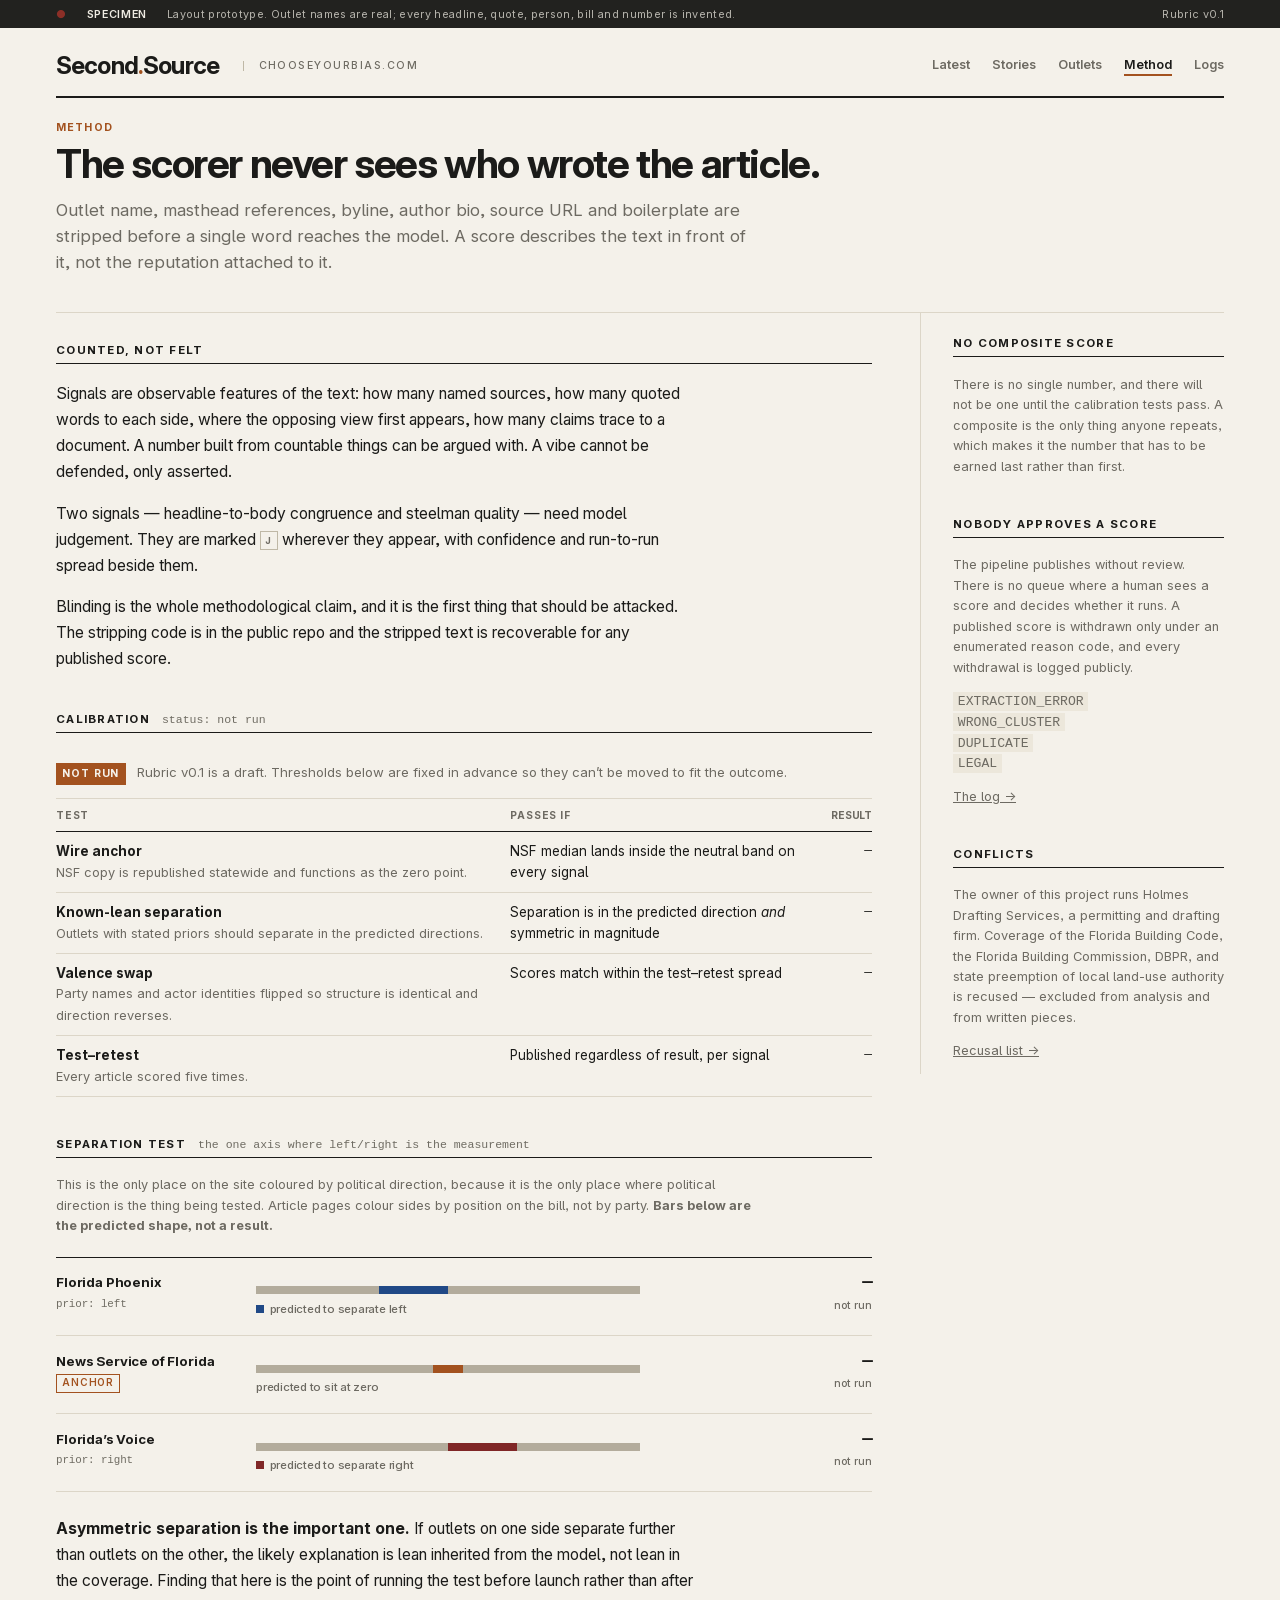
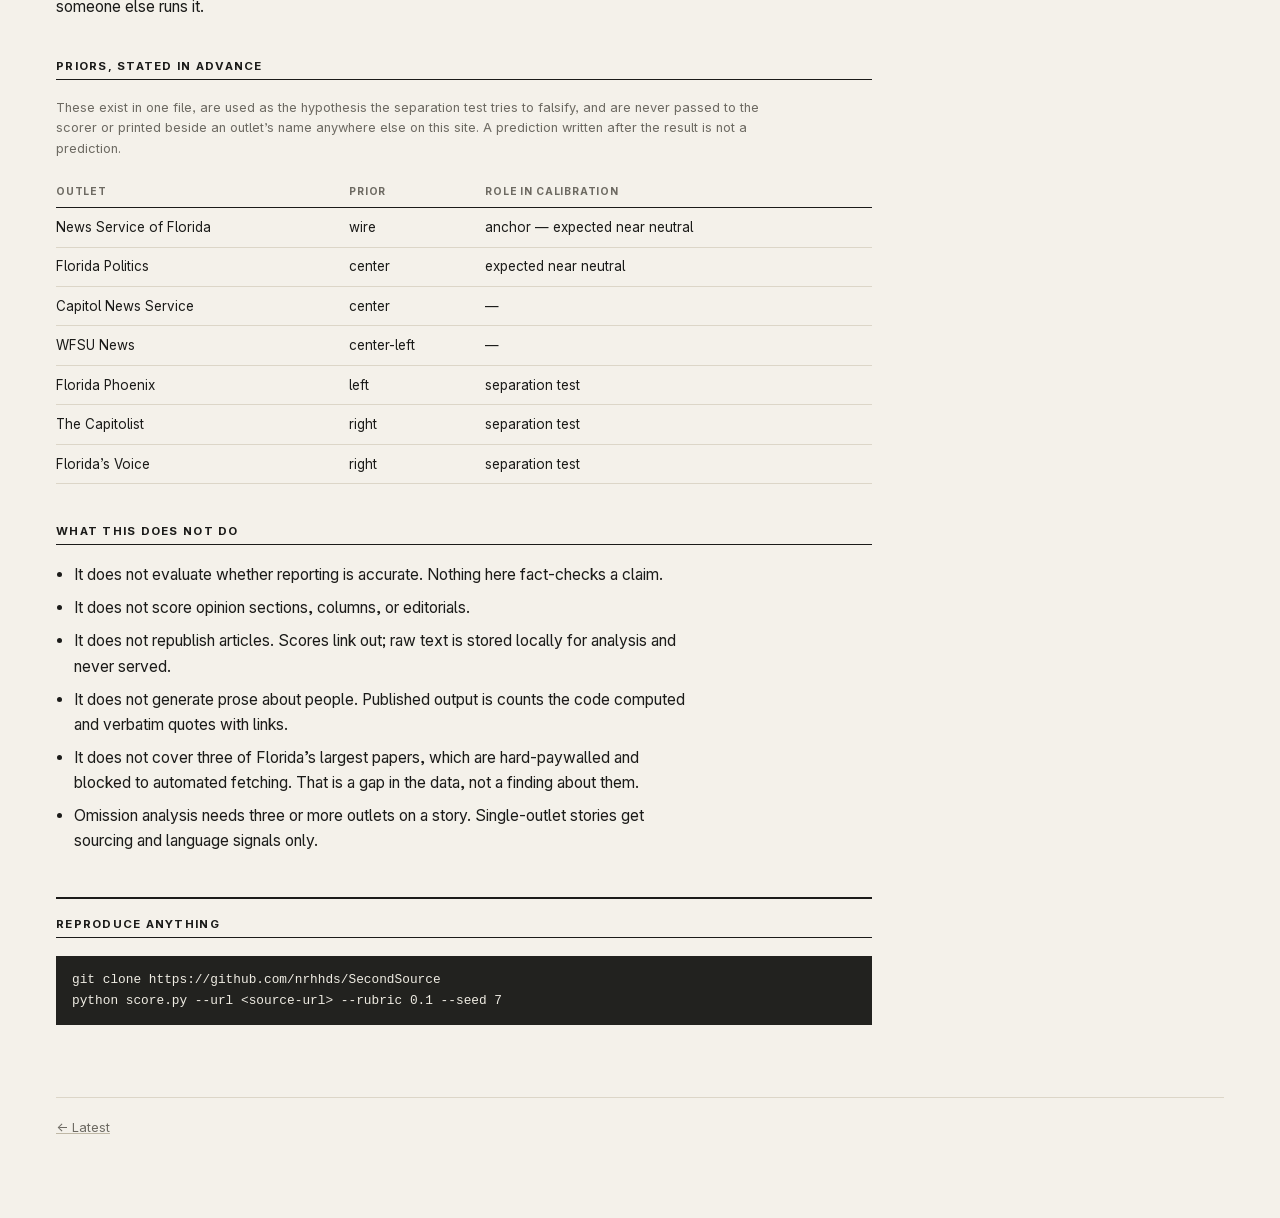
<file: public/proto/method.html>
<!doctype html>
<html lang="en">
<head>
<meta charset="utf-8">
<meta name="viewport" content="width=device-width, initial-scale=1">
<title>Method — Second Source</title>
<meta name="robots" content="noindex">
<link rel="stylesheet" href="../style.css">
</head>
<body>

<div class="topbar">
  <div class="in">
    <span class="dot">●</span>
    <span>Specimen</span>
    <span class="fill quiet">Layout prototype. Outlet names are real; every headline, quote, person, bill and number is invented.</span>
    <span class="quiet">Rubric v0.1</span>
  </div>
</div>

<div class="shell">

  <header class="masthead">
    <a class="wordmark" href="index.html">Second<span>.</span>Source</a>
    <span class="domain">chooseyourbias.com</span>
    <nav>
      <a href="index.html">Latest</a>
      <a href="story.html">Stories</a>
      <a href="outlet.html">Outlets</a>
      <a href="method.html" aria-current="page">Method</a>
      <a href="logs.html">Logs</a>
    </nav>
  </header>

  <div class="hero">
    <span class="kicker">Method</span>
    <h1>The scorer never sees who wrote the article.</h1>
    <p>Outlet name, masthead references, byline, author bio, source URL and
      boilerplate are stripped before a single word reaches the model. A score
      describes the text in front of it, not the reputation attached to it.</p>
  </div>

  <div class="cols">
  <main>

    <div class="sec" style="margin-top:2rem"><h2>Counted, not felt</h2></div>
    <div class="prose">
      <p>Signals are observable features of the text: how many named sources, how
        many quoted words to each side, where the opposing view first appears, how
        many claims trace to a document. A number built from countable things can
        be argued with. A vibe cannot be defended, only asserted.</p>
      <p>Two signals &mdash; headline-to-body congruence and steelman quality &mdash;
        need model judgement. They are marked <span class="judged">J</span>
        wherever they appear, with confidence and run-to-run spread beside them.</p>
      <p>Blinding is the whole methodological claim, and it is the first thing that
        should be attacked. The stripping code is in the public repo and the
        stripped text is recoverable for any published score.</p>
    </div>

    <div class="sec"><h2>Calibration</h2><span class="count">status: not run</span></div>
    <div class="status" style="border-top:0">
      <b>Not run</b>
      <span>Rubric v0.1 is a draft. Thresholds below are fixed in advance so they can&rsquo;t be moved to fit the outcome.</span>
    </div>

    <div class="scroll">
      <table>
        <thead><tr><th style="min-width:16rem">Test</th><th>Passes if</th><th class="num">Result</th></tr></thead>
        <tbody>
          <tr>
            <td><strong>Wire anchor</strong><br><span class="note">NSF copy is republished statewide and functions as the zero point.</span></td>
            <td>NSF median lands inside the neutral band on every signal</td><td class="num">&mdash;</td>
          </tr>
          <tr>
            <td><strong>Known-lean separation</strong><br><span class="note">Outlets with stated priors should separate in the predicted directions.</span></td>
            <td>Separation is in the predicted direction <em>and</em> symmetric in magnitude</td><td class="num">&mdash;</td>
          </tr>
          <tr>
            <td><strong>Valence swap</strong><br><span class="note">Party names and actor identities flipped so structure is identical and direction reverses.</span></td>
            <td>Scores match within the test&ndash;retest spread</td><td class="num">&mdash;</td>
          </tr>
          <tr>
            <td><strong>Test&ndash;retest</strong><br><span class="note">Every article scored five times.</span></td>
            <td>Published regardless of result, per signal</td><td class="num">&mdash;</td>
          </tr>
        </tbody>
      </table>
    </div>

    <div class="sec"><h2>Separation test</h2><span class="count">the one axis where left/right is the measurement</span></div>
    <p class="note" style="margin-bottom:1.25rem;max-width:44rem">
      This is the only place on the site coloured by political direction, because
      it is the only place where political direction is the thing being tested.
      Article pages colour sides by position on the bill, not by party.
      <strong>Bars below are the predicted shape, not a result.</strong>
    </p>

    <div class="compare">
      <div class="crow">
        <div class="who"><b>Florida Phoenix</b><span class="stamp">prior: left</span></div>
        <div class="hed"><span class="mbar" style="max-width:24rem"><i class="n" style="width:32%"></i><i class="l" style="width:18%"></i><i class="n" style="width:50%"></i></span>
          <span class="mstat"><span class="sw l">predicted to separate left</span></span></div>
        <div class="fig"><b>&mdash;</b><span>not run</span></div>
      </div>
      <div class="crow">
        <div class="who"><b>News Service of Florida</b><span class="tag tag--anchor">Anchor</span></div>
        <div class="hed"><span class="mbar" style="max-width:24rem"><i class="n" style="width:46%"></i><i class="n" style="width:8%;background:var(--accent)"></i><i class="n" style="width:46%"></i></span>
          <span class="mstat"><span>predicted to sit at zero</span></span></div>
        <div class="fig"><b>&mdash;</b><span>not run</span></div>
      </div>
      <div class="crow">
        <div class="who"><b>Florida&rsquo;s Voice</b><span class="stamp">prior: right</span></div>
        <div class="hed"><span class="mbar" style="max-width:24rem"><i class="n" style="width:50%"></i><i class="r" style="width:18%"></i><i class="n" style="width:32%"></i></span>
          <span class="mstat"><span class="sw r">predicted to separate right</span></span></div>
        <div class="fig"><b>&mdash;</b><span>not run</span></div>
      </div>
    </div>

    <div class="prose" style="margin-top:1.5rem">
      <p><strong>Asymmetric separation is the important one.</strong> If outlets on
        one side separate further than outlets on the other, the likely explanation
        is lean inherited from the model, not lean in the coverage. Finding that
        here is the point of running the test before launch rather than after
        someone else runs it.</p>
    </div>

    <div class="sec"><h2>Priors, stated in advance</h2></div>
    <p class="note" style="margin-bottom:1rem;max-width:44rem">
      These exist in one file, are used as the hypothesis the separation test tries
      to falsify, and are never passed to the scorer or printed beside an
      outlet&rsquo;s name anywhere else on this site. A prediction written after the
      result is not a prediction.
    </p>
    <div class="scroll">
      <table>
        <thead><tr><th>Outlet</th><th>Prior</th><th>Role in calibration</th></tr></thead>
        <tbody>
          <tr><td>News Service of Florida</td><td>wire</td><td>anchor &mdash; expected near neutral</td></tr>
          <tr><td>Florida Politics</td><td>center</td><td>expected near neutral</td></tr>
          <tr><td>Capitol News Service</td><td>center</td><td>&mdash;</td></tr>
          <tr><td>WFSU News</td><td>center-left</td><td>&mdash;</td></tr>
          <tr><td>Florida Phoenix</td><td>left</td><td>separation test</td></tr>
          <tr><td>The Capitolist</td><td>right</td><td>separation test</td></tr>
          <tr><td>Florida&rsquo;s Voice</td><td>right</td><td>separation test</td></tr>
        </tbody>
      </table>
    </div>

    <div class="sec"><h2>What this does not do</h2></div>
    <div class="prose">
      <ul>
        <li>It does not evaluate whether reporting is accurate. Nothing here fact-checks a claim.</li>
        <li>It does not score opinion sections, columns, or editorials.</li>
        <li>It does not republish articles. Scores link out; raw text is stored locally for analysis and never served.</li>
        <li>It does not generate prose about people. Published output is counts the code computed and verbatim quotes with links.</li>
        <li>It does not cover three of Florida&rsquo;s largest papers, which are hard-paywalled and blocked to automated fetching. That is a gap in the data, not a finding about them.</li>
        <li>Omission analysis needs three or more outlets on a story. Single-outlet stories get sourcing and language signals only.</li>
      </ul>
    </div>

    <div class="repro">
      <div class="sec" style="margin-top:0"><h2>Reproduce anything</h2></div>
      <pre>git clone https://github.com/nrhhds/SecondSource
python score.py --url &lt;source-url&gt; --rubric 0.1 --seed 7</pre>
    </div>

  </main>

  <aside class="rail">
    <div class="sec" style="margin-top:1.6rem"><h2>No composite score</h2></div>
    <p class="note">There is no single number, and there will not be one until the
      calibration tests pass. A composite is the only thing anyone repeats, which
      makes it the number that has to be earned last rather than first.</p>

    <div class="sec"><h2>Nobody approves a score</h2></div>
    <p class="note">The pipeline publishes without review. There is no queue where a
      human sees a score and decides whether it runs. A published score is
      withdrawn only under an enumerated reason code, and every withdrawal is
      logged publicly.</p>
    <p class="note">
      <code>EXTRACTION_ERROR</code><br><code>WRONG_CLUSTER</code><br>
      <code>DUPLICATE</code><br><code>LEGAL</code>
    </p>
    <p class="note"><a href="logs.html" style="text-decoration:underline">The log &rarr;</a></p>

    <div class="sec"><h2>Conflicts</h2></div>
    <p class="note">The owner of this project runs Holmes Drafting Services, a
      permitting and drafting firm. Coverage of the Florida Building Code, the
      Florida Building Commission, DBPR, and state preemption of local land-use
      authority is recused &mdash; excluded from analysis and from written pieces.</p>
    <p class="note"><a href="logs.html" style="text-decoration:underline">Recusal list &rarr;</a></p>
  </aside>
  </div>

  <footer class="foot"><a href="index.html">&larr; Latest</a></footer>

</div>
</body>
</html>
</file>
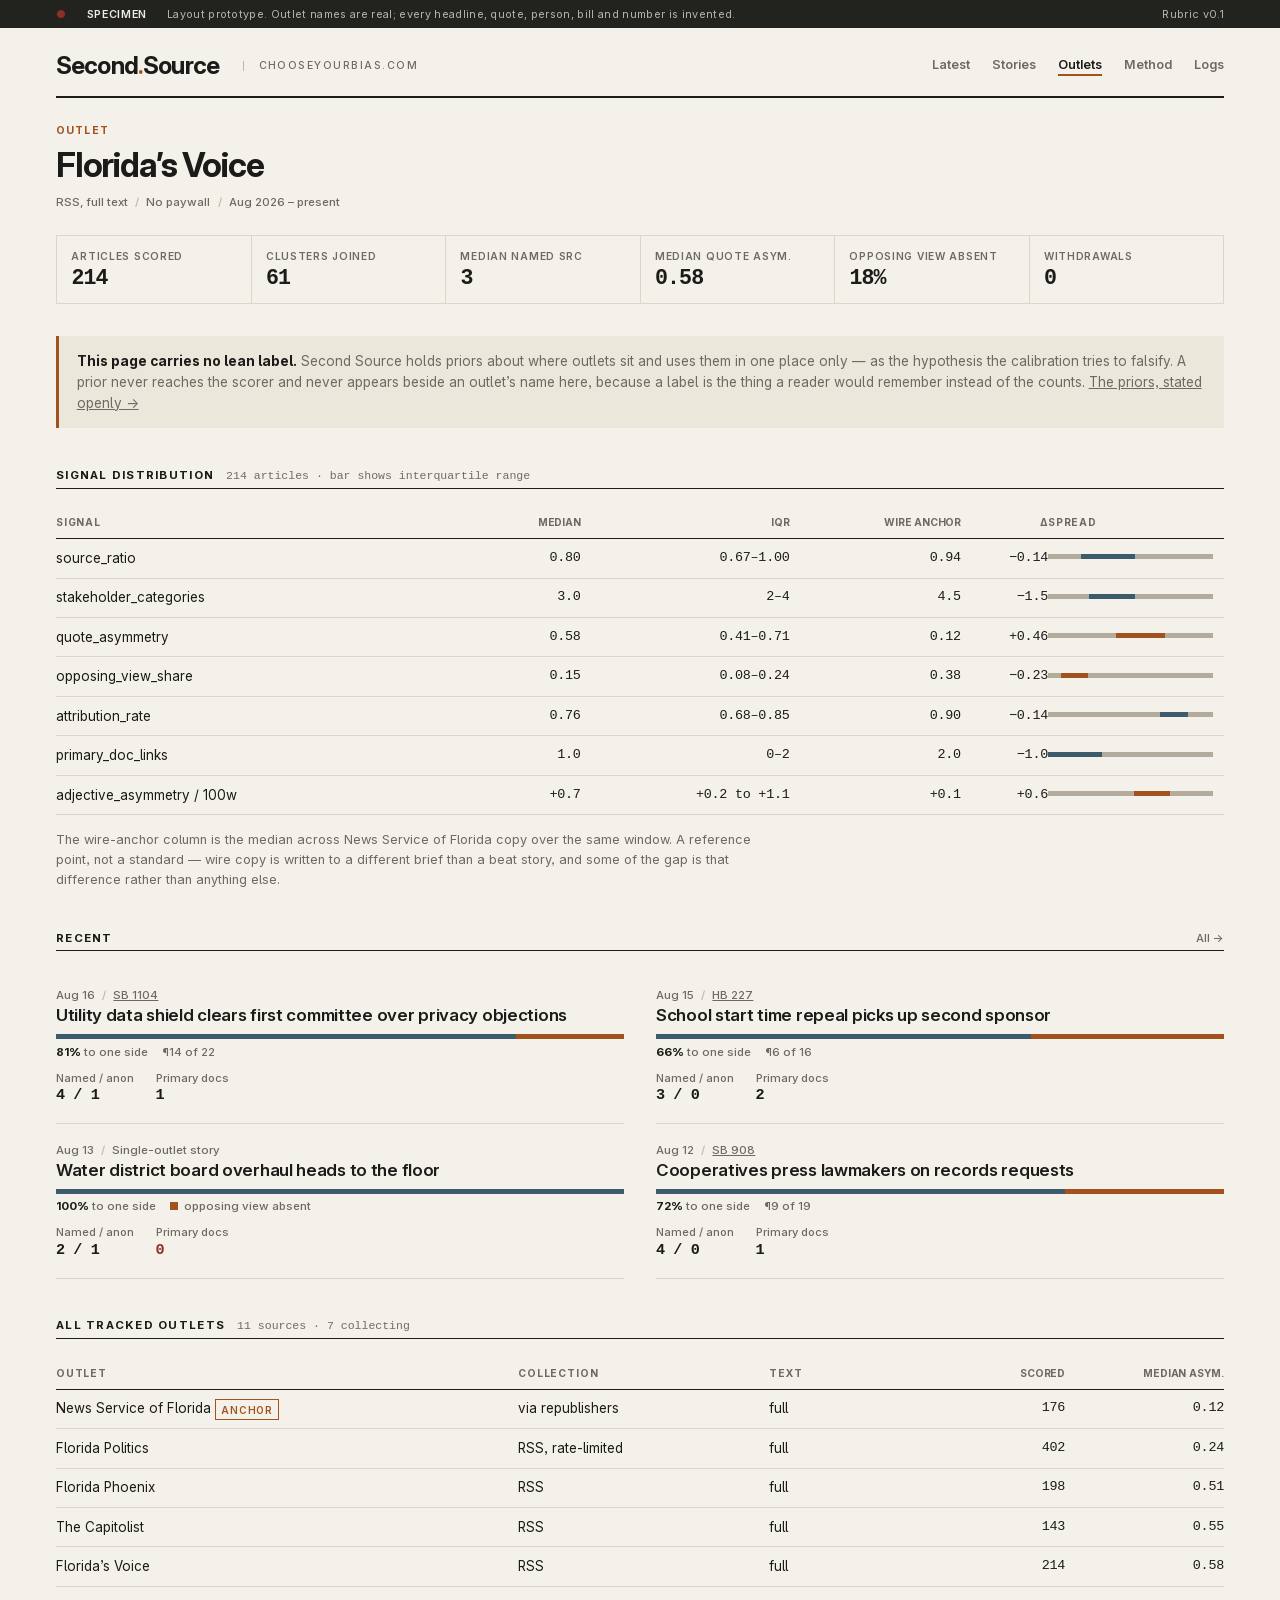
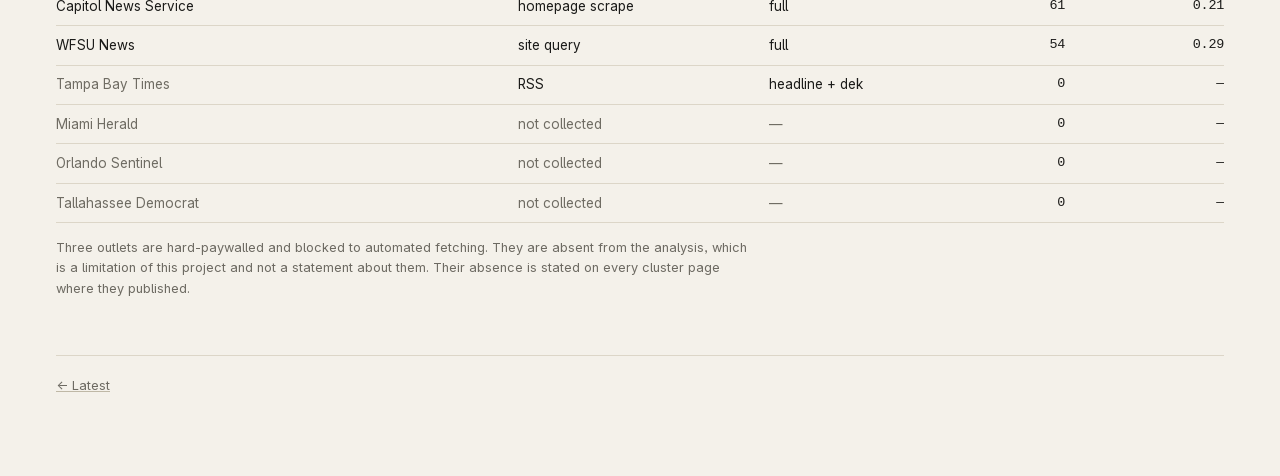
<file: public/proto/outlet.html>
<!doctype html>
<html lang="en">
<head>
<meta charset="utf-8">
<meta name="viewport" content="width=device-width, initial-scale=1">
<title>Florida’s Voice — Second Source</title>
<meta name="robots" content="noindex">
<link rel="stylesheet" href="../style.css">
</head>
<body>

<div class="topbar">
  <div class="in">
    <span class="dot">●</span>
    <span>Specimen</span>
    <span class="fill quiet">Layout prototype. Outlet names are real; every headline, quote, person, bill and number is invented.</span>
    <span class="quiet">Rubric v0.1</span>
  </div>
</div>

<div class="shell">

  <header class="masthead">
    <a class="wordmark" href="index.html">Second<span>.</span>Source</a>
    <span class="domain">chooseyourbias.com</span>
    <nav>
      <a href="index.html">Latest</a>
      <a href="story.html">Stories</a>
      <a href="outlet.html" aria-current="page">Outlets</a>
      <a href="method.html">Method</a>
      <a href="logs.html">Logs</a>
    </nav>
  </header>

  <span class="kicker" style="margin-top:1.8rem">Outlet</span>
  <h1 class="page" style="margin-top:0.3rem">Florida&rsquo;s Voice</h1>
  <div class="meta">
    <span>RSS, full text</span><span class="sep">/</span>
    <span>No paywall</span><span class="sep">/</span>
    <span>Aug 2026 &ndash; present</span>
  </div>

  <div class="statrow">
    <div><div class="k">Articles scored</div><div class="v">214</div></div>
    <div><div class="k">Clusters joined</div><div class="v">61</div></div>
    <div><div class="k">Median named src</div><div class="v">3</div></div>
    <div><div class="k">Median quote asym.</div><div class="v">0.58</div></div>
    <div><div class="k">Opposing view absent</div><div class="v">18%</div></div>
    <div><div class="k">Withdrawals</div><div class="v">0</div></div>
  </div>

  <div class="caveat">
    <strong>This page carries no lean label.</strong> Second Source holds priors
    about where outlets sit and uses them in one place only &mdash; as the
    hypothesis the calibration tries to falsify. A prior never reaches the scorer
    and never appears beside an outlet&rsquo;s name here, because a label is the
    thing a reader would remember instead of the counts.
    <a href="method.html" style="text-decoration:underline">The priors, stated openly &rarr;</a>
  </div>

  <div class="sec"><h2>Signal distribution</h2><span class="count">214 articles · bar shows interquartile range</span></div>
  <div class="scroll">
    <table>
      <thead>
        <tr><th>Signal</th><th class="num">Median</th><th class="num">IQR</th><th class="num">Wire anchor</th><th class="num">Δ</th><th style="width:11rem">Spread</th></tr>
      </thead>
      <tbody>
        <tr>
          <td>source_ratio</td><td class="num">0.80</td><td class="num">0.67–1.00</td><td class="num">0.94</td><td class="num">&minus;0.14</td>
          <td><span class="mbar mbar--tiny" style="margin:0.4rem 0 0"><i class="n" style="width:20%"></i><i class="a" style="width:33%"></i><i class="n" style="width:47%"></i></span></td>
        </tr>
        <tr>
          <td>stakeholder_categories</td><td class="num">3.0</td><td class="num">2–4</td><td class="num">4.5</td><td class="num">&minus;1.5</td>
          <td><span class="mbar mbar--tiny" style="margin:0.4rem 0 0"><i class="n" style="width:25%"></i><i class="a" style="width:28%"></i><i class="n" style="width:47%"></i></span></td>
        </tr>
        <tr>
          <td>quote_asymmetry</td><td class="num">0.58</td><td class="num">0.41–0.71</td><td class="num">0.12</td><td class="num">+0.46</td>
          <td><span class="mbar mbar--tiny" style="margin:0.4rem 0 0"><i class="n" style="width:41%"></i><i class="b" style="width:30%"></i><i class="n" style="width:29%"></i></span></td>
        </tr>
        <tr>
          <td>opposing_view_share</td><td class="num">0.15</td><td class="num">0.08–0.24</td><td class="num">0.38</td><td class="num">&minus;0.23</td>
          <td><span class="mbar mbar--tiny" style="margin:0.4rem 0 0"><i class="n" style="width:8%"></i><i class="b" style="width:16%"></i><i class="n" style="width:76%"></i></span></td>
        </tr>
        <tr>
          <td>attribution_rate</td><td class="num">0.76</td><td class="num">0.68–0.85</td><td class="num">0.90</td><td class="num">&minus;0.14</td>
          <td><span class="mbar mbar--tiny" style="margin:0.4rem 0 0"><i class="n" style="width:68%"></i><i class="a" style="width:17%"></i><i class="n" style="width:15%"></i></span></td>
        </tr>
        <tr>
          <td>primary_doc_links</td><td class="num">1.0</td><td class="num">0–2</td><td class="num">2.0</td><td class="num">&minus;1.0</td>
          <td><span class="mbar mbar--tiny" style="margin:0.4rem 0 0"><i class="a" style="width:33%"></i><i class="n" style="width:67%"></i></span></td>
        </tr>
        <tr>
          <td>adjective_asymmetry / 100w</td><td class="num">+0.7</td><td class="num">+0.2 to +1.1</td><td class="num">+0.1</td><td class="num">+0.6</td>
          <td><span class="mbar mbar--tiny" style="margin:0.4rem 0 0"><i class="n" style="width:52%"></i><i class="b" style="width:22%"></i><i class="n" style="width:26%"></i></span></td>
        </tr>
      </tbody>
    </table>
  </div>
  <p class="note" style="margin-top:0.9rem;max-width:44rem">
    The wire-anchor column is the median across News Service of Florida copy over
    the same window. A reference point, not a standard &mdash; wire copy is
    written to a different brief than a beat story, and some of the gap is that
    difference rather than anything else.
  </p>

  <div class="sec"><h2>Recent</h2><a class="more" href="index.html">All &rarr;</a></div>
  <div class="cards">

    <article class="card">
      <div class="meta"><span>Aug 16</span><span class="sep">/</span><a href="story.html" style="text-decoration:underline">SB 1104</a></div>
      <h3><a href="article.html">Utility data shield clears first committee over privacy objections</a></h3>
      <div class="mbar mbar--tiny"><i class="a" style="width:81%"></i><i class="b" style="width:19%"></i></div>
      <div class="mstat"><span><b>81%</b> to one side</span><span>&para;14 of 22</span></div>
      <div class="readout"><span>Named / anon<b>4 / 1</b></span><span>Primary docs<b>1</b></span></div>
    </article>

    <article class="card">
      <div class="meta"><span>Aug 15</span><span class="sep">/</span><a href="story.html" style="text-decoration:underline">HB 227</a></div>
      <h3><a href="article.html">School start time repeal picks up second sponsor</a></h3>
      <div class="mbar mbar--tiny"><i class="a" style="width:66%"></i><i class="b" style="width:34%"></i></div>
      <div class="mstat"><span><b>66%</b> to one side</span><span>&para;6 of 16</span></div>
      <div class="readout"><span>Named / anon<b>3 / 0</b></span><span>Primary docs<b>2</b></span></div>
    </article>

    <article class="card">
      <div class="meta"><span>Aug 13</span><span class="sep">/</span><span>Single-outlet story</span></div>
      <h3><a href="article.html">Water district board overhaul heads to the floor</a></h3>
      <div class="mbar mbar--tiny"><i class="a" style="width:100%"></i></div>
      <div class="mstat"><span><b>100%</b> to one side</span><span class="sw b">opposing view absent</span></div>
      <div class="readout"><span>Named / anon<b>2 / 1</b></span><span class="flagged">Primary docs<b>0</b></span></div>
    </article>

    <article class="card">
      <div class="meta"><span>Aug 12</span><span class="sep">/</span><a href="story.html" style="text-decoration:underline">SB 908</a></div>
      <h3><a href="article.html">Cooperatives press lawmakers on records requests</a></h3>
      <div class="mbar mbar--tiny"><i class="a" style="width:72%"></i><i class="b" style="width:28%"></i></div>
      <div class="mstat"><span><b>72%</b> to one side</span><span>&para;9 of 19</span></div>
      <div class="readout"><span>Named / anon<b>4 / 0</b></span><span>Primary docs<b>1</b></span></div>
    </article>

  </div>

  <div class="sec"><h2>All tracked outlets</h2><span class="count">11 sources · 7 collecting</span></div>
  <div class="scroll">
    <table>
      <thead><tr><th>Outlet</th><th>Collection</th><th>Text</th><th class="num">Scored</th><th class="num">Median asym.</th></tr></thead>
      <tbody>
        <tr><td><a href="outlet.html">News Service of Florida</a> <span class="tag tag--anchor">Anchor</span></td><td>via republishers</td><td>full</td><td class="num">176</td><td class="num">0.12</td></tr>
        <tr><td><a href="outlet.html">Florida Politics</a></td><td>RSS, rate-limited</td><td>full</td><td class="num">402</td><td class="num">0.24</td></tr>
        <tr><td><a href="outlet.html">Florida Phoenix</a></td><td>RSS</td><td>full</td><td class="num">198</td><td class="num">0.51</td></tr>
        <tr><td><a href="outlet.html">The Capitolist</a></td><td>RSS</td><td>full</td><td class="num">143</td><td class="num">0.55</td></tr>
        <tr><td><a href="outlet.html">Florida&rsquo;s Voice</a></td><td>RSS</td><td>full</td><td class="num">214</td><td class="num">0.58</td></tr>
        <tr><td><a href="outlet.html">Capitol News Service</a></td><td>homepage scrape</td><td>full</td><td class="num">61</td><td class="num">0.21</td></tr>
        <tr><td><a href="outlet.html">WFSU News</a></td><td>site query</td><td>full</td><td class="num">54</td><td class="num">0.29</td></tr>
        <tr><td class="no">Tampa Bay Times</td><td>RSS</td><td>headline + dek</td><td class="num">0</td><td class="num">&mdash;</td></tr>
        <tr><td class="no">Miami Herald</td><td class="no">not collected</td><td class="no">&mdash;</td><td class="num">0</td><td class="num">&mdash;</td></tr>
        <tr><td class="no">Orlando Sentinel</td><td class="no">not collected</td><td class="no">&mdash;</td><td class="num">0</td><td class="num">&mdash;</td></tr>
        <tr><td class="no">Tallahassee Democrat</td><td class="no">not collected</td><td class="no">&mdash;</td><td class="num">0</td><td class="num">&mdash;</td></tr>
      </tbody>
    </table>
  </div>
  <p class="note" style="margin-top:0.9rem;max-width:44rem">
    Three outlets are hard-paywalled and blocked to automated fetching. They are
    absent from the analysis, which is a limitation of this project and not a
    statement about them. Their absence is stated on every cluster page where they
    published.
  </p>

  <footer class="foot"><a href="index.html">&larr; Latest</a></footer>

</div>
</body>
</html>
</file>
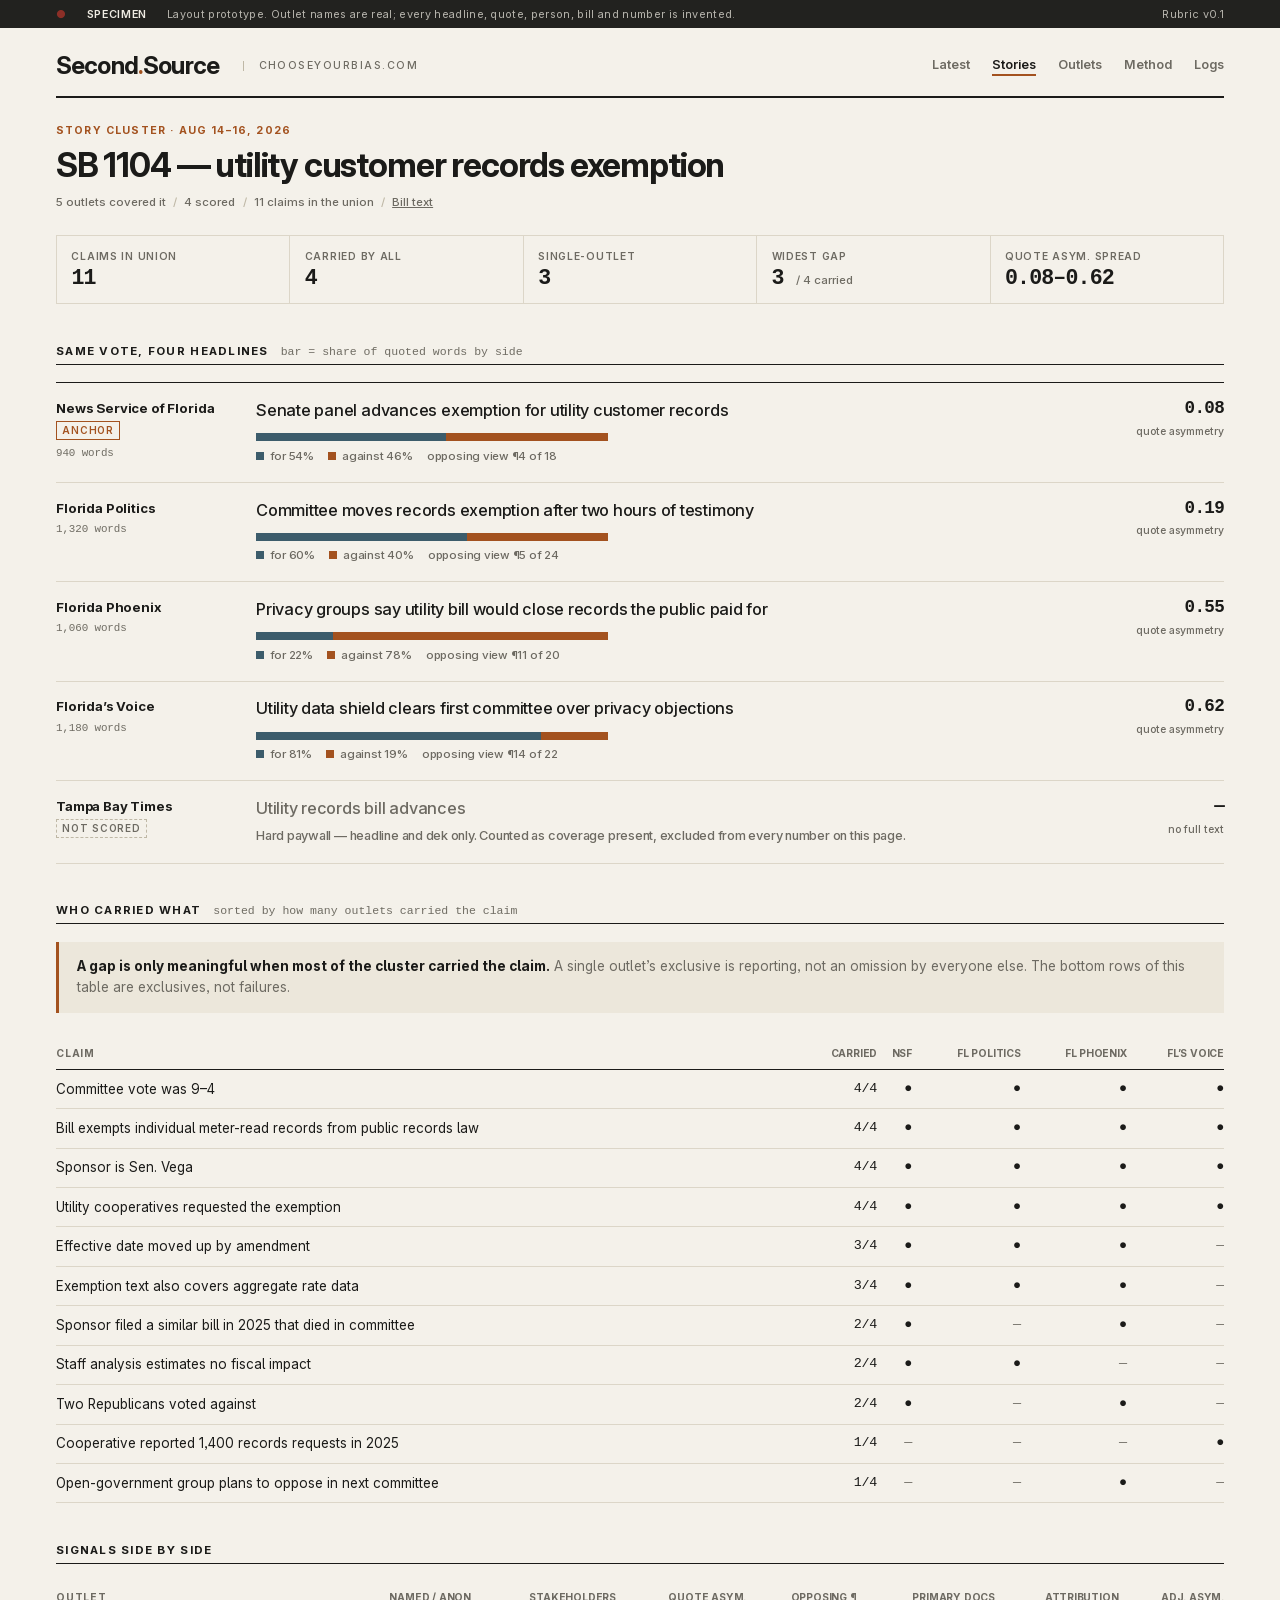
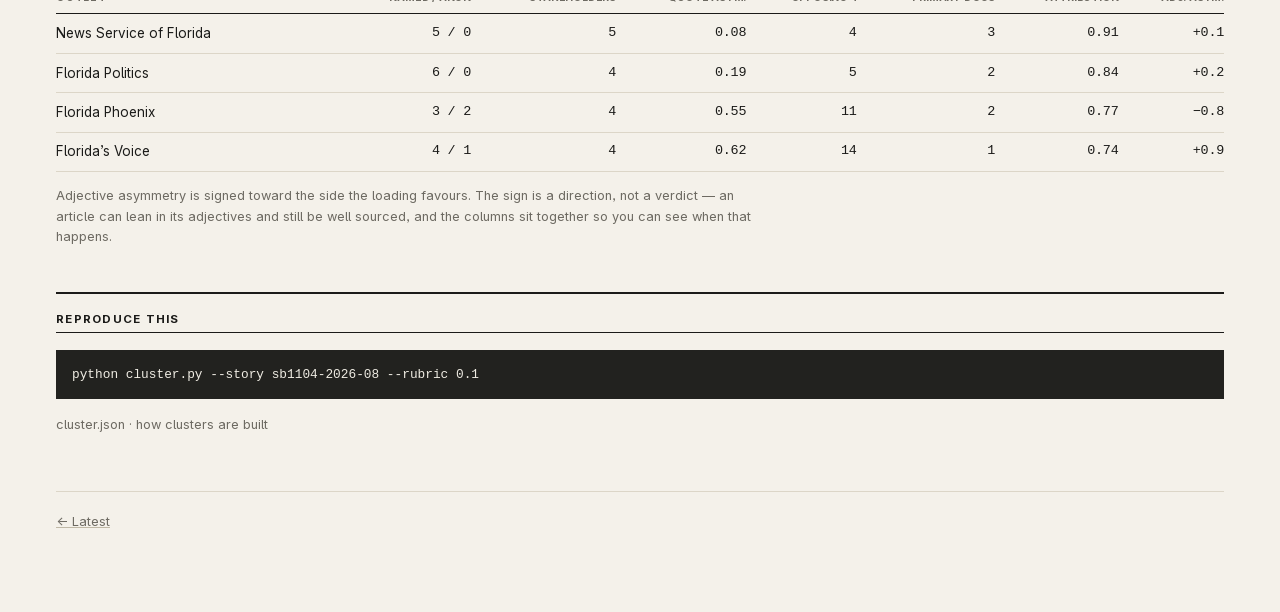
<file: public/proto/story.html>
<!doctype html>
<html lang="en">
<head>
<meta charset="utf-8">
<meta name="viewport" content="width=device-width, initial-scale=1">
<title>SB 1104 — Second Source</title>
<meta name="robots" content="noindex">
<link rel="stylesheet" href="../style.css">
</head>
<body>

<div class="topbar">
  <div class="in">
    <span class="dot">●</span>
    <span>Specimen</span>
    <span class="fill quiet">Layout prototype. Outlet names are real; every headline, quote, person, bill and number is invented.</span>
    <span class="quiet">Rubric v0.1</span>
  </div>
</div>

<div class="shell">

  <header class="masthead">
    <a class="wordmark" href="index.html">Second<span>.</span>Source</a>
    <span class="domain">chooseyourbias.com</span>
    <nav>
      <a href="index.html">Latest</a>
      <a href="story.html" aria-current="page">Stories</a>
      <a href="outlet.html">Outlets</a>
      <a href="method.html">Method</a>
      <a href="logs.html">Logs</a>
    </nav>
  </header>

  <span class="kicker" style="margin-top:1.8rem">Story cluster · Aug 14&ndash;16, 2026</span>
  <h1 class="page" style="margin-top:0.3rem">SB 1104 &mdash; utility customer records exemption</h1>
  <div class="meta">
    <span>5 outlets covered it</span><span class="sep">/</span>
    <span>4 scored</span><span class="sep">/</span>
    <span>11 claims in the union</span><span class="sep">/</span>
    <a href="#" style="text-decoration:underline">Bill text</a>
  </div>

  <div class="statrow">
    <div><div class="k">Claims in union</div><div class="v">11</div></div>
    <div><div class="k">Carried by all</div><div class="v">4</div></div>
    <div><div class="k">Single-outlet</div><div class="v">3</div></div>
    <div><div class="k">Widest gap</div><div class="v">3 <small>/ 4 carried</small></div></div>
    <div><div class="k">Quote asym. spread</div><div class="v">0.08&ndash;0.62</div></div>
  </div>

  <div class="sec"><h2>Same vote, four headlines</h2><span class="count">bar = share of quoted words by side</span></div>

  <div class="compare">

    <div class="crow">
      <div class="who">
        <b>News Service of Florida</b>
        <span class="tag tag--anchor">Anchor</span>
        <span class="stamp">940 words</span>
      </div>
      <div class="hed">
        <a href="article.html">Senate panel advances exemption for utility customer records</a>
        <span class="sub">
          <span class="mbar" style="max-width:22rem"><i class="a" style="width:54%"></i><i class="b" style="width:46%"></i></span>
          <span class="mstat">
            <span class="sw a">for 54%</span><span class="sw b">against 46%</span>
            <span>opposing view &para;4 of 18</span>
          </span>
        </span>
      </div>
      <div class="fig"><b>0.08</b><span>quote asymmetry</span></div>
    </div>

    <div class="crow">
      <div class="who">
        <b>Florida Politics</b>
        <span class="stamp">1,320 words</span>
      </div>
      <div class="hed">
        <a href="article.html">Committee moves records exemption after two hours of testimony</a>
        <span class="sub">
          <span class="mbar" style="max-width:22rem"><i class="a" style="width:60%"></i><i class="b" style="width:40%"></i></span>
          <span class="mstat">
            <span class="sw a">for 60%</span><span class="sw b">against 40%</span>
            <span>opposing view &para;5 of 24</span>
          </span>
        </span>
      </div>
      <div class="fig"><b>0.19</b><span>quote asymmetry</span></div>
    </div>

    <div class="crow">
      <div class="who">
        <b>Florida Phoenix</b>
        <span class="stamp">1,060 words</span>
      </div>
      <div class="hed">
        <a href="article.html">Privacy groups say utility bill would close records the public paid for</a>
        <span class="sub">
          <span class="mbar" style="max-width:22rem"><i class="a" style="width:22%"></i><i class="b" style="width:78%"></i></span>
          <span class="mstat">
            <span class="sw a">for 22%</span><span class="sw b">against 78%</span>
            <span>opposing view &para;11 of 20</span>
          </span>
        </span>
      </div>
      <div class="fig"><b>0.55</b><span>quote asymmetry</span></div>
    </div>

    <div class="crow">
      <div class="who">
        <b>Florida&rsquo;s Voice</b>
        <span class="stamp">1,180 words</span>
      </div>
      <div class="hed">
        <a href="article.html">Utility data shield clears first committee over privacy objections</a>
        <span class="sub">
          <span class="mbar" style="max-width:22rem"><i class="a" style="width:81%"></i><i class="b" style="width:19%"></i></span>
          <span class="mstat">
            <span class="sw a">for 81%</span><span class="sw b">against 19%</span>
            <span>opposing view &para;14 of 22</span>
          </span>
        </span>
      </div>
      <div class="fig"><b>0.62</b><span>quote asymmetry</span></div>
    </div>

    <div class="crow crow--muted">
      <div class="who">
        <b>Tampa Bay Times</b>
        <span class="tag tag--out">Not scored</span>
      </div>
      <div class="hed">
        Utility records bill advances
        <span class="sub note">Hard paywall &mdash; headline and dek only. Counted as coverage present, excluded from every number on this page.</span>
      </div>
      <div class="fig"><b>&mdash;</b><span>no full text</span></div>
    </div>

  </div>

  <div class="sec"><h2>Who carried what</h2><span class="count">sorted by how many outlets carried the claim</span></div>
  <div class="caveat">
    <strong>A gap is only meaningful when most of the cluster carried the claim.</strong>
    A single outlet&rsquo;s exclusive is reporting, not an omission by everyone else.
    The bottom rows of this table are exclusives, not failures.
  </div>
  <div class="scroll">
    <table>
      <thead>
        <tr>
          <th style="min-width:20rem">Claim</th><th class="num">Carried</th>
          <th class="num">NSF</th><th class="num">FL Politics</th><th class="num">FL Phoenix</th><th class="num">FL&rsquo;s Voice</th>
        </tr>
      </thead>
      <tbody>
        <tr><td>Committee vote was 9&ndash;4</td><td class="num">4/4</td><td class="num yes">●</td><td class="num yes">●</td><td class="num yes">●</td><td class="num yes">●</td></tr>
        <tr><td>Bill exempts individual meter-read records from public records law</td><td class="num">4/4</td><td class="num yes">●</td><td class="num yes">●</td><td class="num yes">●</td><td class="num yes">●</td></tr>
        <tr><td>Sponsor is Sen. Vega</td><td class="num">4/4</td><td class="num yes">●</td><td class="num yes">●</td><td class="num yes">●</td><td class="num yes">●</td></tr>
        <tr><td>Utility cooperatives requested the exemption</td><td class="num">4/4</td><td class="num yes">●</td><td class="num yes">●</td><td class="num yes">●</td><td class="num yes">●</td></tr>
        <tr><td>Effective date moved up by amendment</td><td class="num">3/4</td><td class="num yes">●</td><td class="num yes">●</td><td class="num yes">●</td><td class="num no">—</td></tr>
        <tr><td>Exemption text also covers aggregate rate data</td><td class="num">3/4</td><td class="num yes">●</td><td class="num yes">●</td><td class="num yes">●</td><td class="num no">—</td></tr>
        <tr><td>Sponsor filed a similar bill in 2025 that died in committee</td><td class="num">2/4</td><td class="num yes">●</td><td class="num no">—</td><td class="num yes">●</td><td class="num no">—</td></tr>
        <tr><td>Staff analysis estimates no fiscal impact</td><td class="num">2/4</td><td class="num yes">●</td><td class="num yes">●</td><td class="num no">—</td><td class="num no">—</td></tr>
        <tr><td>Two Republicans voted against</td><td class="num">2/4</td><td class="num yes">●</td><td class="num no">—</td><td class="num yes">●</td><td class="num no">—</td></tr>
        <tr><td>Cooperative reported 1,400 records requests in 2025</td><td class="num">1/4</td><td class="num no">—</td><td class="num no">—</td><td class="num no">—</td><td class="num yes">●</td></tr>
        <tr><td>Open-government group plans to oppose in next committee</td><td class="num">1/4</td><td class="num no">—</td><td class="num no">—</td><td class="num yes">●</td><td class="num no">—</td></tr>
      </tbody>
    </table>
  </div>

  <div class="sec"><h2>Signals side by side</h2></div>
  <div class="scroll">
    <table>
      <thead>
        <tr>
          <th>Outlet</th><th class="num">Named / anon</th><th class="num">Stakeholders</th>
          <th class="num">Quote asym.</th><th class="num">Opposing &para;</th>
          <th class="num">Primary docs</th><th class="num">Attribution</th><th class="num">Adj. asym.</th>
        </tr>
      </thead>
      <tbody>
        <tr><td>News Service of Florida</td><td class="num">5 / 0</td><td class="num">5</td><td class="num">0.08</td><td class="num">4</td><td class="num">3</td><td class="num">0.91</td><td class="num">+0.1</td></tr>
        <tr><td>Florida Politics</td><td class="num">6 / 0</td><td class="num">4</td><td class="num">0.19</td><td class="num">5</td><td class="num">2</td><td class="num">0.84</td><td class="num">+0.2</td></tr>
        <tr><td>Florida Phoenix</td><td class="num">3 / 2</td><td class="num">4</td><td class="num">0.55</td><td class="num">11</td><td class="num">2</td><td class="num">0.77</td><td class="num">&minus;0.8</td></tr>
        <tr><td>Florida&rsquo;s Voice</td><td class="num">4 / 1</td><td class="num">4</td><td class="num">0.62</td><td class="num">14</td><td class="num">1</td><td class="num">0.74</td><td class="num">+0.9</td></tr>
      </tbody>
    </table>
  </div>
  <p class="note" style="margin-top:0.9rem;max-width:44rem">
    Adjective asymmetry is signed toward the side the loading favours. The sign is
    a direction, not a verdict &mdash; an article can lean in its adjectives and
    still be well sourced, and the columns sit together so you can see when that
    happens.
  </p>

  <div class="repro">
    <div class="sec" style="margin-top:0"><h2>Reproduce this</h2></div>
    <pre>python cluster.py --story sb1104-2026-08 --rubric 0.1</pre>
    <p class="note"><a href="#">cluster.json</a> · <a href="method.html">how clusters are built</a></p>
  </div>

  <footer class="foot"><a href="index.html">&larr; Latest</a></footer>

</div>
</body>
</html>
</file>
<file: public/style.css>
/* Second Source — prototype stylesheet, v2
   Reference points: Ground News (measurement bar + stat line under every
   headline), The Hill (dense wide grid, small heavy headlines, ink not black),
   TheBlaze (warm paper canvas, grotesk sans, tight negative tracking).

   Rules taken from all three: sans-serif everywhere, zero border-radius, flat —
   no shadows or boxes, hairline rules do the separating.

   One deliberate departure: blue/red is reserved for the political axis, which
   here appears only on the calibration page where lean is the thing being
   tested. Article-level sides are "for the bill / against the bill" and get
   slate and ochre. Ground News does the same thing with its tan accent. */

/* Inter v4.1, self-hosted. SIL Open Font License — fonts/OFL.txt.
   Self-hosted rather than CDN: no third-party request from a site whose whole
   argument is that it doesn't hand readers off to anyone. */
@font-face {
  font-family: "InterVariable";
  font-style: normal;
  font-weight: 100 900;
  font-display: swap;
  src: url("fonts/InterVariable.woff2") format("woff2");
}
@font-face {
  font-family: "InterVariable";
  font-style: italic;
  font-weight: 100 900;
  font-display: swap;
  src: url("fonts/InterVariable-Italic.woff2") format("woff2");
}

:root {
  --paper: #f4f1ea;
  --paper-2: #eae5d9;
  --ink: #1b1b19;
  --muted: #6d6a62;
  --faint: #6f6c63;
  --rule: #dcd6c8;
  --rule-hard: #bfb8a6;
  --panel: #ece7db;
  --invert: #22221f;
  --invert-fg: #efece3;

  --accent: #a3521f;
  --mark: #f0dfbe;

  --side-a: #3c5c6b;
  --side-b: #a3521f;

  --left: #204986;
  --right: #802727;
  --center: #b3ac9c;

  --flag: #8c2f27;

  --sans: "InterVariable", "Inter", "Segoe UI Variable Text", "Segoe UI",
          -apple-system, system-ui, Helvetica, Arial, sans-serif;
  --mono: ui-monospace, "Cascadia Mono", "SF Mono", Consolas, monospace;
}

@media (prefers-color-scheme: dark) {
  :root {
    --paper: #1c1c1a;
    --paper-2: #232320;
    --ink: #edeae2;
    --muted: #9d998f;
    --faint: #948f85;
    --rule: #35342f;
    --rule-hard: #4c4a43;
    --panel: #232320;
    --invert: #edeae2;
    --invert-fg: #1c1c1a;

    --accent: #e0a465;
    --mark: #3d3225;

    --side-a: #86aec1;
    --side-b: #e0a465;

    --left: #6f96cf;
    --right: #c96f66;
    --center: #55534b;

    --flag: #d1665c;
  }
}

* { box-sizing: border-box; }
html { -webkit-text-size-adjust: 100%; }

body {
  margin: 0;
  background: var(--paper);
  color: var(--ink);
  font: 400 15px/1.55 var(--sans);
  -webkit-font-smoothing: antialiased;
  font-optical-sizing: auto;
  /* cv05: lowercase l with a tail — disambiguates l/1/I in bill numbers and counts */
  font-feature-settings: "cv05" 1, "ss03" 1;
}

a { color: inherit; text-decoration: none; }
a:hover { text-decoration: underline; text-decoration-thickness: 1px; text-underline-offset: 2px; }

/* ---------- top strip ---------- */

.topbar {
  background: var(--invert);
  color: var(--invert-fg);
  font: 600 0.68rem/1 var(--sans);
  letter-spacing: 0.06em;
  text-transform: uppercase;
  padding: 0.55rem 0;
}
.topbar .in {
  max-width: 76rem; margin: 0 auto; padding: 0 1.5rem;
  display: flex; flex-wrap: wrap; gap: 0.4rem 1.25rem; align-items: center;
}
.topbar .dot { color: var(--flag); }
.topbar .fill { flex: 1 1 auto; }
.topbar .quiet { font-weight: 400; letter-spacing: 0.03em; text-transform: none; opacity: 0.72; }

/* ---------- shell ---------- */

.shell { max-width: 76rem; margin: 0 auto; padding: 0 1.5rem 5rem; }
.shell--narrow { max-width: 48rem; }

/* ---------- masthead ---------- */

.masthead {
  display: flex; align-items: center; flex-wrap: wrap;
  gap: 0.5rem 1.5rem;
  padding: 1.6rem 0 1.1rem;
  border-bottom: 2px solid var(--ink);
}
.wordmark {
  font: 700 1.5rem/1 var(--sans);
  letter-spacing: -0.035em;
}
.wordmark span { color: var(--accent); }
.domain {
  font: 500 0.66rem/1 var(--sans);
  letter-spacing: 0.14em; text-transform: uppercase; color: var(--faint);
  padding-left: 0.9rem; border-left: 1px solid var(--rule-hard);
}
.masthead nav {
  margin-left: auto; display: flex; gap: 1.4rem;
  font: 600 0.78rem/1 var(--sans); letter-spacing: -0.005em;
}
.masthead nav a { color: var(--muted); padding-bottom: 0.15rem; }
.masthead nav a:hover { color: var(--ink); text-decoration: none; }
.masthead nav a[aria-current] { color: var(--ink); box-shadow: 0 2px 0 var(--accent); }

/* ---------- status banner ---------- */

.status {
  border-bottom: 1px solid var(--rule);
  padding: 0.8rem 0;
  font: 0.82rem/1.5 var(--sans);
  color: var(--muted);
  display: flex; flex-wrap: wrap; gap: 0.3rem 0.7rem; align-items: baseline;
}
.status b {
  font: 700 0.66rem/1.4 var(--sans); letter-spacing: 0.08em; text-transform: uppercase;
  background: var(--accent); color: var(--paper); padding: 0.22rem 0.4rem;
}
@media (prefers-color-scheme: dark) { .status b { color: #1c1c1a; } }
.status a { color: var(--ink); text-decoration: underline; text-decoration-color: var(--rule-hard); }

/* ---------- section headers ---------- */

.sec {
  display: flex; align-items: baseline; gap: 0.75rem;
  border-bottom: 1px solid var(--ink);
  padding-bottom: 0.4rem; margin: 2.6rem 0 1.1rem;
}
.sec h2 {
  font: 700 0.72rem/1 var(--sans); letter-spacing: 0.11em; text-transform: uppercase;
  margin: 0;
}
.sec .more { margin-left: auto; font: 500 0.72rem/1 var(--sans); color: var(--muted); }
.sec .count { font: 500 0.72rem/1 var(--mono); color: var(--faint); }

/* ---------- grid ---------- */

.cols { display: grid; grid-template-columns: 1fr 19rem; gap: 0 3rem; align-items: start; }
.cards { display: grid; grid-template-columns: 1fr 1fr; gap: 0 2rem; }
.rail { border-left: 1px solid var(--rule); padding-left: 2rem; }

/* ---------- headlines ---------- */

.hero { padding: 1.6rem 0 1.4rem; border-bottom: 1px solid var(--rule); }
.hero h1 {
  font: 700 2.5rem/1.06 var(--sans); letter-spacing: -0.035em; margin: 0 0 0.7rem;
}
.hero p { font-size: 1.05rem; color: var(--muted); margin: 0 0 0.9rem; max-width: 44rem; }

.kicker {
  font: 700 0.66rem/1 var(--sans); letter-spacing: 0.11em; text-transform: uppercase;
  color: var(--accent); display: block; margin-bottom: 0.6rem;
}

h1.page { font: 700 2.1rem/1.08 var(--sans); letter-spacing: -0.035em; margin: 1.8rem 0 0.7rem; }
h1.page.sm { font-size: 1.7rem; }

.card { padding: 1.15rem 0; border-bottom: 1px solid var(--rule); }
.card h3 { font: 600 1.06rem/1.25 var(--sans); letter-spacing: -0.017em; margin: 0 0 0.5rem; }
.card--lead h3 { font-size: 1.3rem; letter-spacing: -0.022em; }

.meta {
  font: 500 0.72rem/1.5 var(--sans); color: var(--muted);
  display: flex; flex-wrap: wrap; gap: 0.1rem 0.45rem; align-items: baseline;
}
.meta .outlet { font-weight: 600; color: var(--ink); }
.meta .sep { color: var(--rule-hard); }
.stamp { font: 0.68rem/1.5 var(--mono); color: var(--faint); letter-spacing: -0.01em; }

.tag {
  font: 600 0.62rem/1 var(--sans); letter-spacing: 0.07em; text-transform: uppercase;
  border: 1px solid var(--rule-hard); color: var(--muted);
  padding: 0.22rem 0.34rem; white-space: nowrap;
}
.tag--anchor { border-color: var(--accent); color: var(--accent); }
.tag--out { border-style: dashed; }

/* ---------- the measurement bar (signature component) ---------- */

.mbar {
  display: flex; height: 8px; margin: 0.75rem 0 0.4rem;
  background: var(--rule); overflow: hidden;
}
.mbar i { display: block; height: 100%; }
.mbar .a { background: var(--side-a); }
.mbar .b { background: var(--side-b); }
.mbar .n { background: var(--center); }
.mbar .l { background: var(--left); }
.mbar .r { background: var(--right); }
.mbar--tall { height: 12px; }
.mbar--tiny { height: 5px; margin: 0.5rem 0 0.3rem; }

.mstat {
  font: 500 0.72rem/1.5 var(--sans); color: var(--muted);
  display: flex; flex-wrap: wrap; gap: 0.1rem 0.9rem;
}
.mstat b { font-weight: 700; color: var(--ink); }
.mstat .sw::before {
  content: ""; display: inline-block; width: 8px; height: 8px; margin-right: 0.35rem;
}
.mstat .sw.a::before { background: var(--side-a); }
.mstat .sw.b::before { background: var(--side-b); }
.mstat .sw.n::before { background: var(--center); }
.mstat .sw.l::before { background: var(--left); }
.mstat .sw.r::before { background: var(--right); }

/* numeric readout row under a headline */
.readout {
  display: flex; flex-wrap: wrap; gap: 0.35rem 1.35rem; margin-top: 0.6rem;
  font: 500 0.7rem/1.4 var(--sans); color: var(--muted);
}
.readout b {
  display: block; font: 700 0.95rem/1.2 var(--mono); font-variant-numeric: tabular-nums;
  color: var(--ink); letter-spacing: -0.03em;
}
.readout .flagged b { color: var(--flag); }

/* big stat strip */
.statrow {
  display: grid; grid-template-columns: repeat(auto-fit, minmax(7.5rem, 1fr));
  gap: 1px; background: var(--rule); border: 1px solid var(--rule);
  margin: 1.5rem 0 2rem;
}
.statrow > div { background: var(--paper); padding: 0.85rem 0.9rem; }
.statrow .k {
  font: 600 0.64rem/1.3 var(--sans); letter-spacing: 0.07em; text-transform: uppercase;
  color: var(--muted); margin-bottom: 0.3rem;
}
.statrow .v {
  font: 700 1.35rem/1 var(--mono); font-variant-numeric: tabular-nums; letter-spacing: -0.04em;
}
.statrow .v small { font: 500 0.72rem/1 var(--sans); color: var(--faint); letter-spacing: 0; }

/* ---------- outlet comparison (the Ground News move) ---------- */

.compare { border-top: 1px solid var(--ink); }
.crow {
  display: grid; grid-template-columns: 11rem 1fr 9rem;
  gap: 0 1.5rem; padding: 1.05rem 0; border-bottom: 1px solid var(--rule);
  align-items: start;
}
.crow .who { display: flex; flex-direction: column; gap: 0.3rem; align-items: flex-start; }
.crow .who b { font: 700 0.82rem/1.25 var(--sans); letter-spacing: -0.012em; }
.crow .hed { font: 500 1.02rem/1.3 var(--sans); letter-spacing: -0.014em; }
.crow .hed .sub { display: block; margin-top: 0.4rem; }
.crow .fig { text-align: right; }
.crow .fig b {
  font: 700 1.1rem/1 var(--mono); font-variant-numeric: tabular-nums; letter-spacing: -0.04em;
  display: block;
}
.crow .fig span { font: 500 0.66rem/1.4 var(--sans); color: var(--muted); }
.crow--muted .hed { color: var(--muted); }

/* ---------- signals ---------- */

.signal { padding: 1.05rem 0; border-bottom: 1px solid var(--rule); }
.signal-head { display: flex; align-items: baseline; gap: 0.75rem; }
.signal-name { font: 500 0.78rem/1.4 var(--mono); letter-spacing: -0.02em; }
.signal-val {
  margin-left: auto; font: 700 1.05rem/1 var(--mono);
  font-variant-numeric: tabular-nums; letter-spacing: -0.04em; white-space: nowrap;
}
.signal-desc { font-size: 0.85rem; color: var(--muted); margin: 0.35rem 0 0; }
.judged {
  font: 700 0.58rem/1 var(--sans); letter-spacing: 0.09em;
  border: 1px solid var(--rule-hard); color: var(--muted);
  padding: 0.2rem 0.28rem; vertical-align: 1px;
}

.chips { display: flex; flex-wrap: wrap; gap: 0.35rem; margin: 0.75rem 0 0; padding: 0; list-style: none; }
.chips li {
  font: 500 0.72rem/1 var(--sans); padding: 0.34rem 0.5rem;
  border: 1px solid var(--rule-hard);
}
.chips li.absent { color: var(--faint); border-style: dashed; text-decoration: line-through; }

details.receipts { margin-top: 0.75rem; }
details.receipts > summary {
  font: 700 0.66rem/1 var(--sans); letter-spacing: 0.09em; text-transform: uppercase;
  color: var(--accent); cursor: pointer; list-style: none; padding: 0.35rem 0; display: inline-block;
}
details.receipts > summary::-webkit-details-marker { display: none; }
details.receipts > summary::before { content: "+ "; }
details.receipts[open] > summary::before { content: "\2212 "; }
details.receipts > summary:hover { text-decoration: underline; }

.evidence { margin: 0.45rem 0 0; padding: 0; list-style: none; }
.evidence li {
  border-left: 2px solid var(--rule-hard); padding: 0.15rem 0 0.15rem 0.75rem;
  margin-bottom: 0.5rem; font-size: 0.9rem;
}
.evidence .para {
  font: 0.68rem/1.5 var(--mono); color: var(--faint);
  display: inline-block; min-width: 2.6rem;
}
.evidence mark { background: var(--mark); color: inherit; padding: 0 2px; }
.evidence .why { font-size: 0.78rem; color: var(--muted); }

/* ---------- tables ---------- */

table { width: 100%; border-collapse: collapse; font-size: 0.84rem; }
th, td { text-align: left; padding: 0.55rem 0.7rem 0.55rem 0; border-bottom: 1px solid var(--rule); vertical-align: top; }
th {
  font: 700 0.64rem/1.4 var(--sans); letter-spacing: 0.08em; text-transform: uppercase;
  color: var(--muted); border-bottom: 1px solid var(--ink);
}
td.num, th.num { text-align: right; font-family: var(--mono); font-variant-numeric: tabular-nums; letter-spacing: -0.02em; padding-right: 0; }
th.num { font-family: var(--sans); }
.scroll { overflow-x: auto; }
.yes { color: var(--ink); }
.no { color: var(--faint); }
tbody tr:hover { background: var(--panel); }

/* ---------- blocks ---------- */

.caveat {
  border-left: 3px solid var(--accent); background: var(--panel);
  padding: 0.9rem 1.1rem; font-size: 0.85rem; color: var(--muted); margin: 0 0 1.5rem;
}
.caveat strong { color: var(--ink); }

.prose { max-width: 40rem; }
.prose p { margin: 0 0 1rem; font-size: 0.98rem; line-height: 1.65; }
.prose ul { margin: 0 0 1rem; padding-left: 1.15rem; }
.prose li { margin-bottom: 0.5rem; font-size: 0.98rem; line-height: 1.6; }
.note { font-size: 0.8rem; line-height: 1.6; color: var(--muted); }

code { font: 0.82rem/1.5 var(--mono); background: var(--panel); padding: 0.1rem 0.3rem; }
pre {
  font: 0.8rem/1.65 var(--mono); background: var(--invert); color: var(--invert-fg);
  padding: 0.85rem 1rem; overflow-x: auto; margin: 0 0 1rem;
}

.repro { border-top: 2px solid var(--ink); margin-top: 2.75rem; padding-top: 1.25rem; }

.foot {
  border-top: 1px solid var(--rule); margin-top: 3.5rem; padding-top: 1.25rem;
  font-size: 0.8rem; color: var(--muted);
}
.foot a { text-decoration: underline; text-decoration-color: var(--rule-hard); }

/* ---------- byline piece ----------
   Long-form media criticism. One narrow measure for reading, with evidence
   blocks allowed to break out to full width. The evidence is the point of the
   piece, so it gets more room than the prose, not less. */

.piece {
  display: grid;
  grid-template-columns:
    [full-start] minmax(0, 1fr)
    [text-start] minmax(0, 38rem) [text-end]
    minmax(0, 1fr) [full-end];
}
.piece > * { grid-column: text; }
.piece > .breakout { grid-column: full; }

.piece .dek {
  font: 400 1.2rem/1.45 var(--sans);
  letter-spacing: -0.012em;
  color: var(--muted);
  margin: 0 0 1.4rem;
}
.byline {
  display: flex; flex-wrap: wrap; gap: 0.3rem 0.5rem; align-items: baseline;
  border-top: 1px solid var(--rule); border-bottom: 1px solid var(--rule);
  padding: 0.7rem 0; margin: 0 0 2rem;
  font: 500 0.76rem/1.5 var(--sans); color: var(--muted);
}
.byline b { font-weight: 700; color: var(--ink); }
.byline .sep { color: var(--rule-hard); }

.piece p { font-size: 1.06rem; line-height: 1.7; margin: 0 0 1.3rem; }
.piece h2 {
  font: 700 1.35rem/1.2 var(--sans); letter-spacing: -0.025em;
  margin: 2.4rem 0 0.9rem;
}
.piece blockquote {
  margin: 0 0 1.3rem; padding: 0 0 0 1.1rem;
  border-left: 3px solid var(--accent);
  font-size: 1.06rem; line-height: 1.6;
}
.piece blockquote cite {
  display: block; margin-top: 0.5rem; font: 500 0.78rem/1.5 var(--sans);
  color: var(--muted); font-style: normal;
}

/* full-width evidence block inside a piece */
.figure { margin: 2.2rem 0; }
.figure > .cap {
  display: flex; align-items: baseline; gap: 0.75rem;
  border-bottom: 1px solid var(--ink); padding-bottom: 0.4rem; margin-bottom: 0.2rem;
}
.figure > .cap h3 {
  font: 700 0.72rem/1 var(--sans); letter-spacing: 0.11em; text-transform: uppercase; margin: 0;
}
.figure > .cap .src { margin-left: auto; font: 500 0.7rem/1 var(--mono); color: var(--faint); }
.figure > .note { margin-top: 0.7rem; }

/* the number that carries the piece */
.pull {
  margin: 2.2rem 0; padding: 1.2rem 0;
  border-top: 2px solid var(--ink); border-bottom: 2px solid var(--ink);
  display: flex; align-items: baseline; gap: 1.2rem; flex-wrap: wrap;
}
.pull .n {
  font: 700 3.2rem/0.9 var(--mono); font-variant-numeric: tabular-nums;
  letter-spacing: -0.05em; color: var(--accent);
}
.pull .t { flex: 1 1 14rem; font: 500 1rem/1.4 var(--sans); letter-spacing: -0.01em; }

.correction {
  border: 1px solid var(--flag); border-left-width: 3px;
  padding: 0.9rem 1.1rem; margin: 2.5rem 0 0; font-size: 0.85rem; color: var(--muted);
}
.correction b {
  display: block; font: 700 0.66rem/1.4 var(--sans); letter-spacing: 0.08em;
  text-transform: uppercase; color: var(--flag); margin-bottom: 0.35rem;
}

.disclosure {
  border-top: 1px solid var(--rule); margin-top: 2.5rem; padding-top: 1rem;
  font-size: 0.82rem; color: var(--muted);
}
.disclosure b { color: var(--ink); }

/* ---------- responsive ---------- */

@media (max-width: 62rem) {
  .cols { grid-template-columns: 1fr; gap: 0; }
  .rail { border-left: 0; padding-left: 0; border-top: 2px solid var(--ink); margin-top: 2.5rem; padding-top: 0.5rem; }
}
@media (max-width: 48rem) {
  .cards { grid-template-columns: 1fr; gap: 0; }
  .crow { grid-template-columns: 1fr; gap: 0.5rem 0; }
  .crow .fig { text-align: left; display: flex; align-items: baseline; gap: 0.5rem; }
  .hero h1 { font-size: 1.9rem; }
  h1.page { font-size: 1.65rem; }
  .masthead nav { margin-left: 0; width: 100%; flex-wrap: wrap; gap: 1rem; }
  .pull .n { font-size: 2.4rem; }
  .piece .dek { font-size: 1.05rem; }
}
</file>
